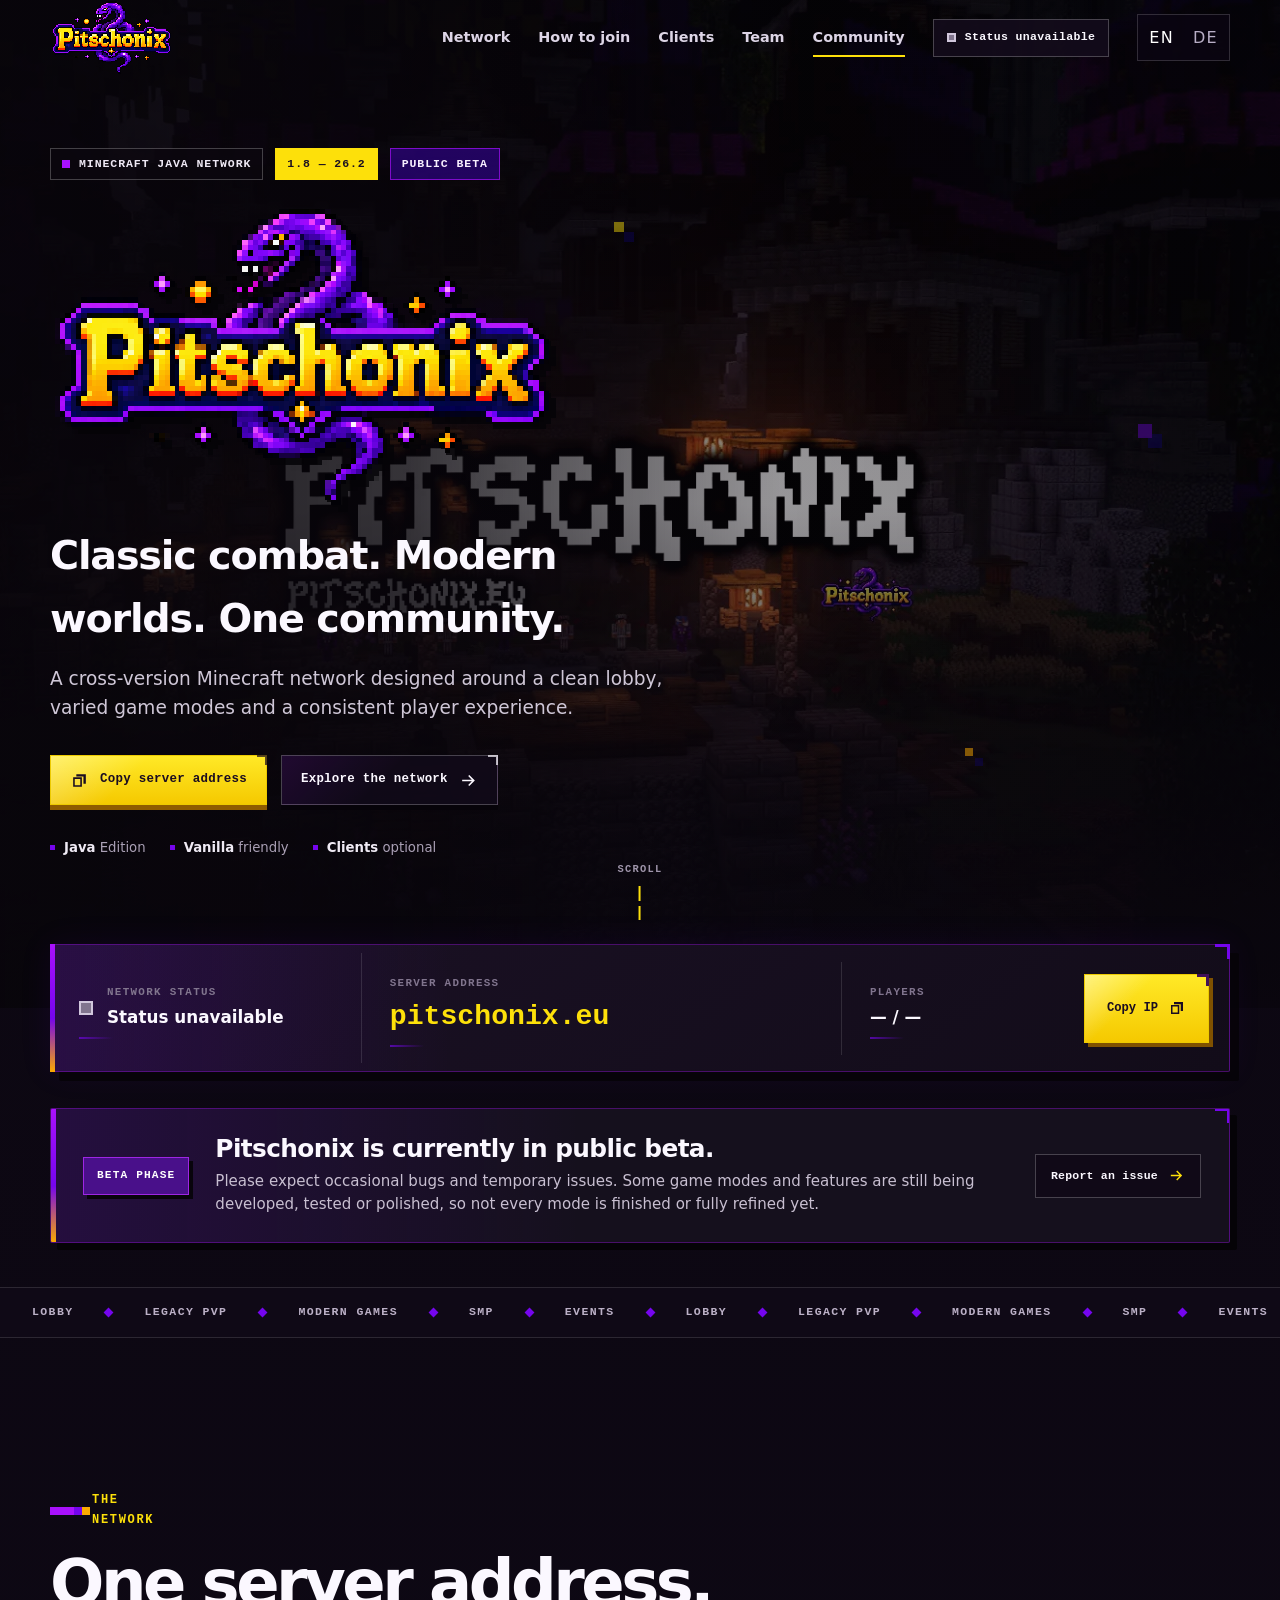
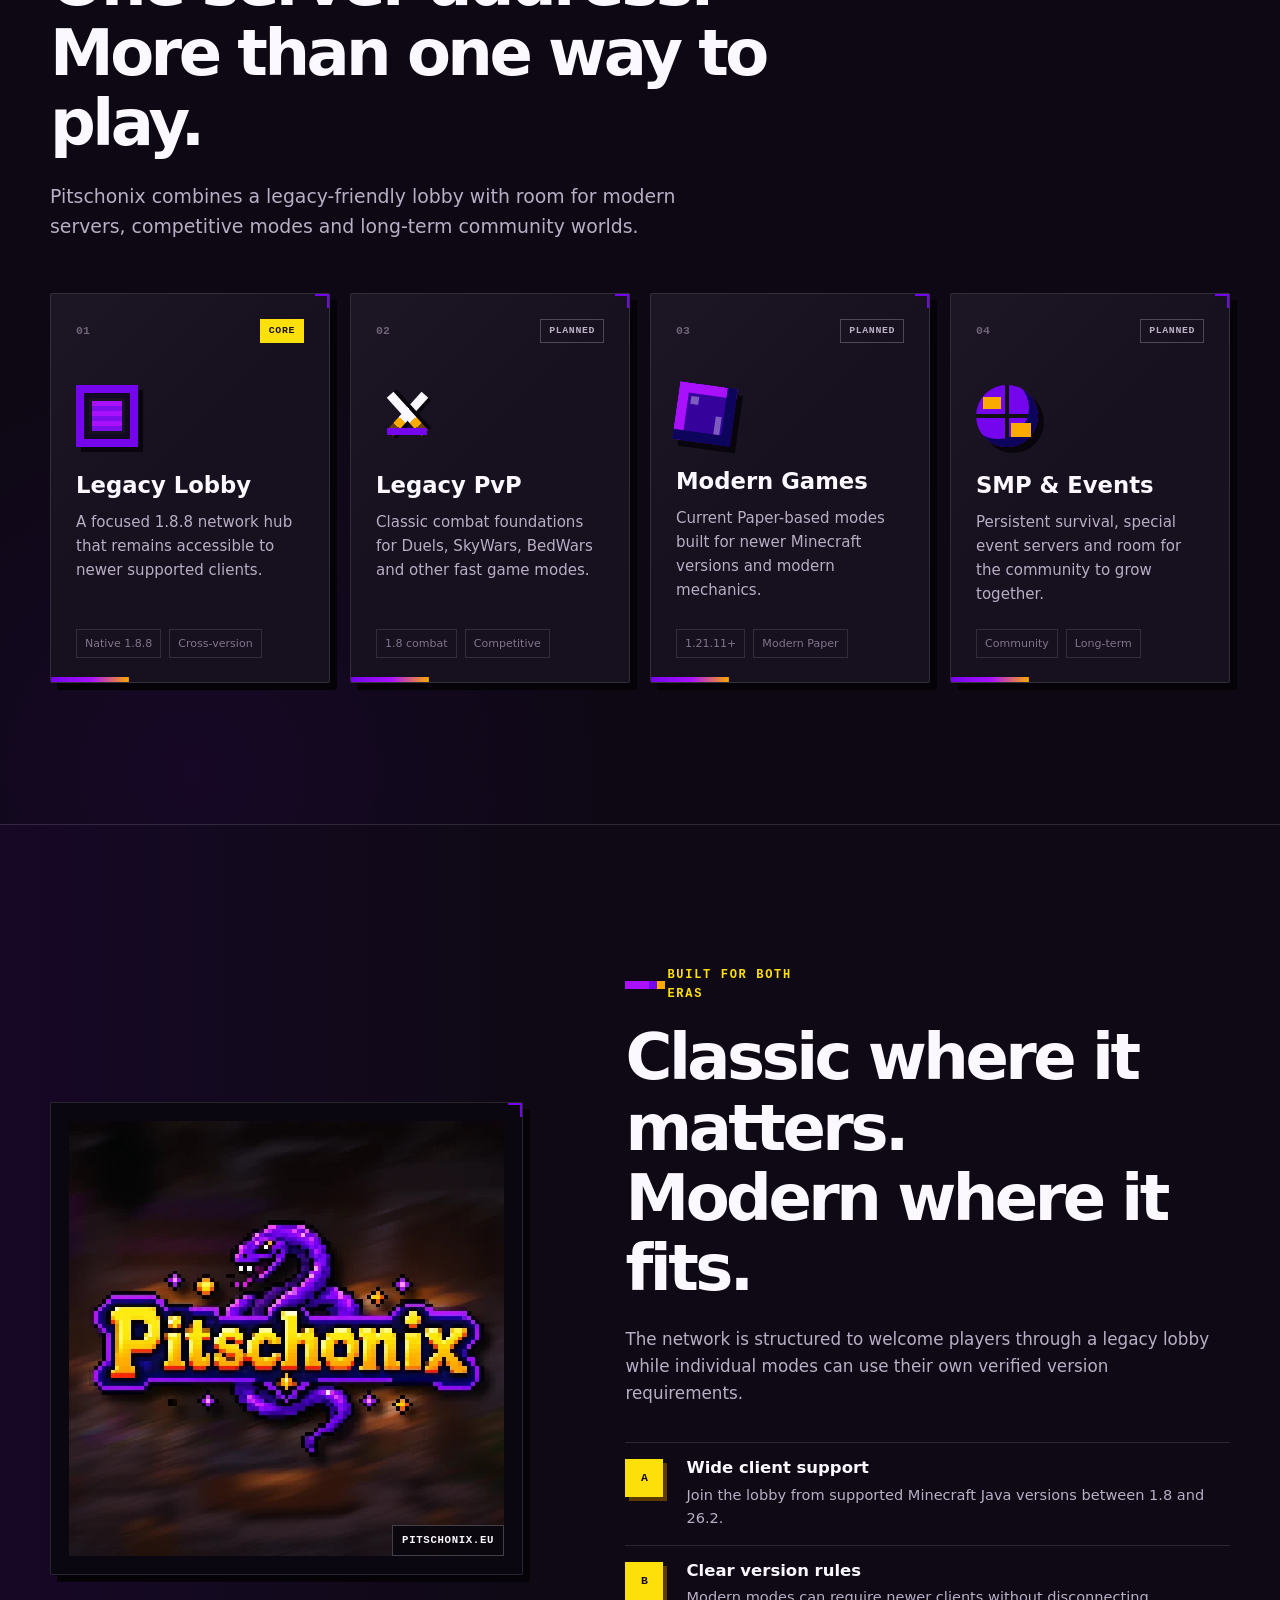
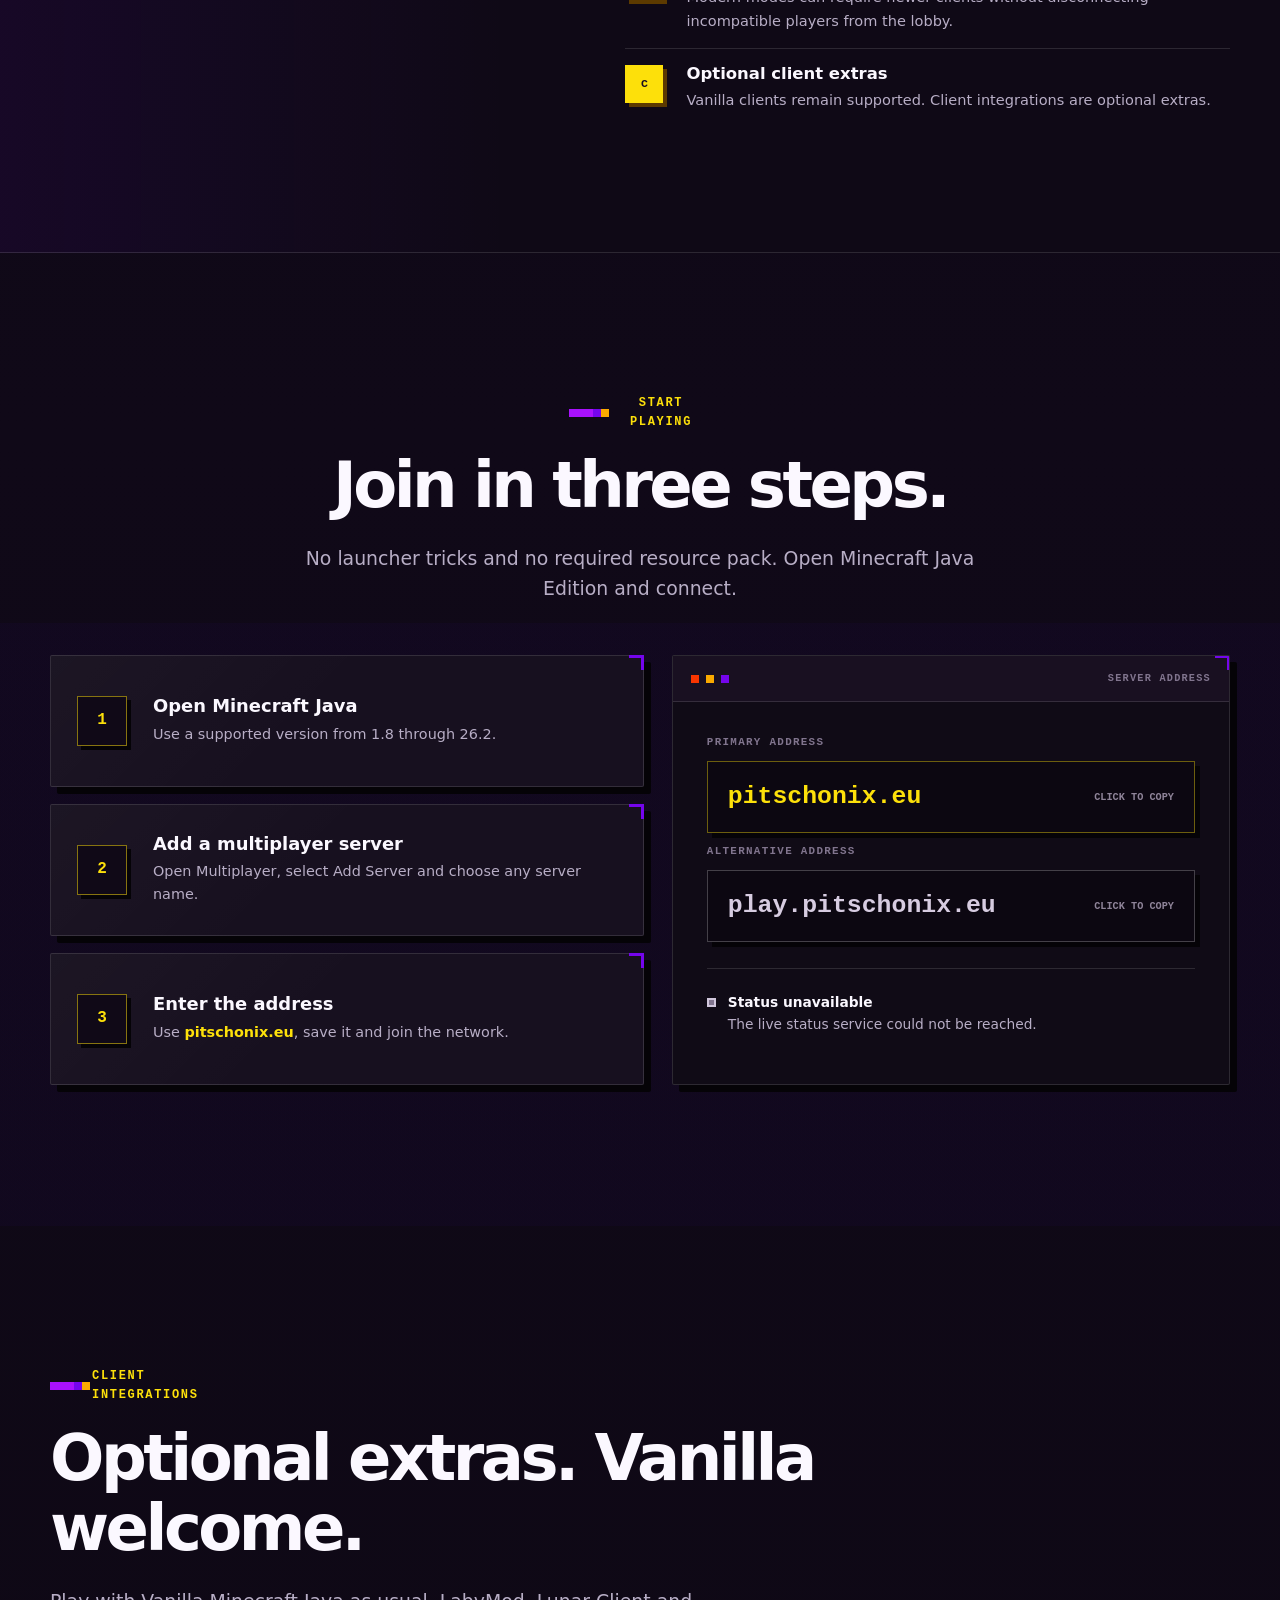
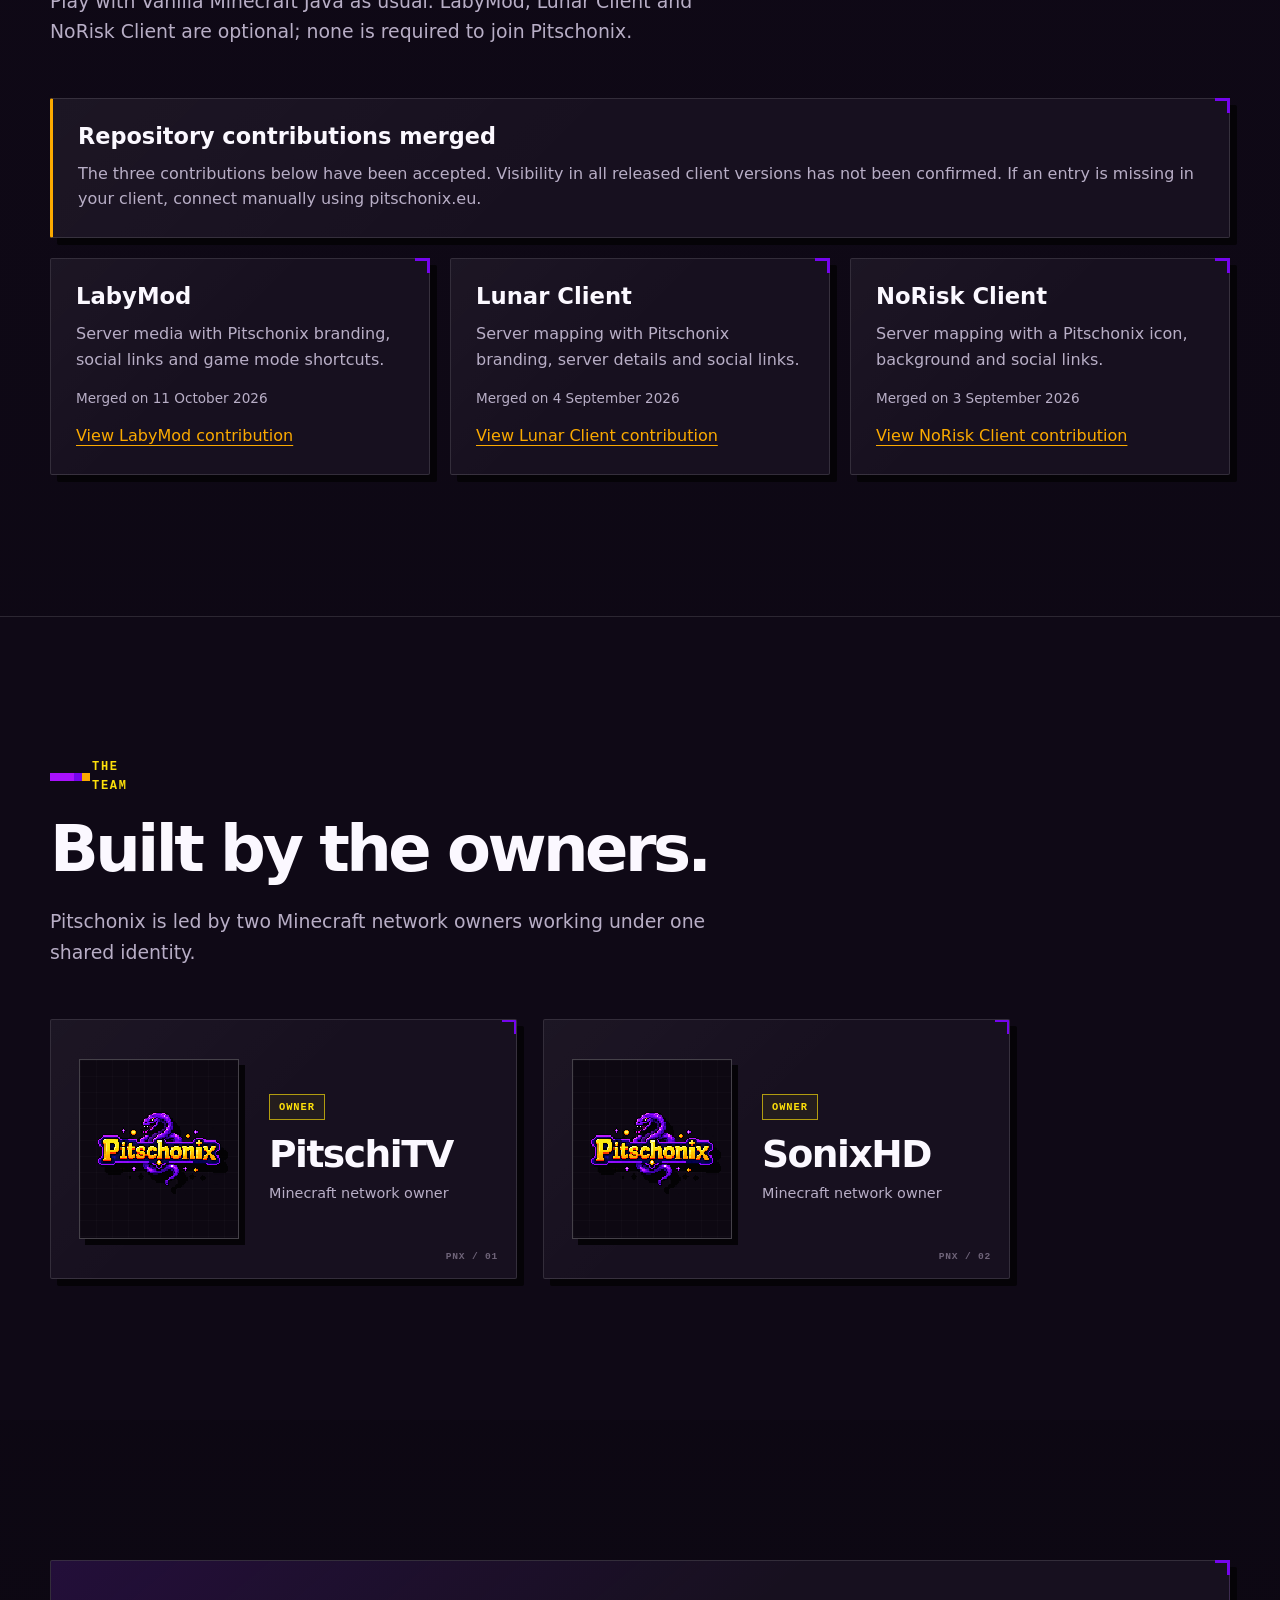
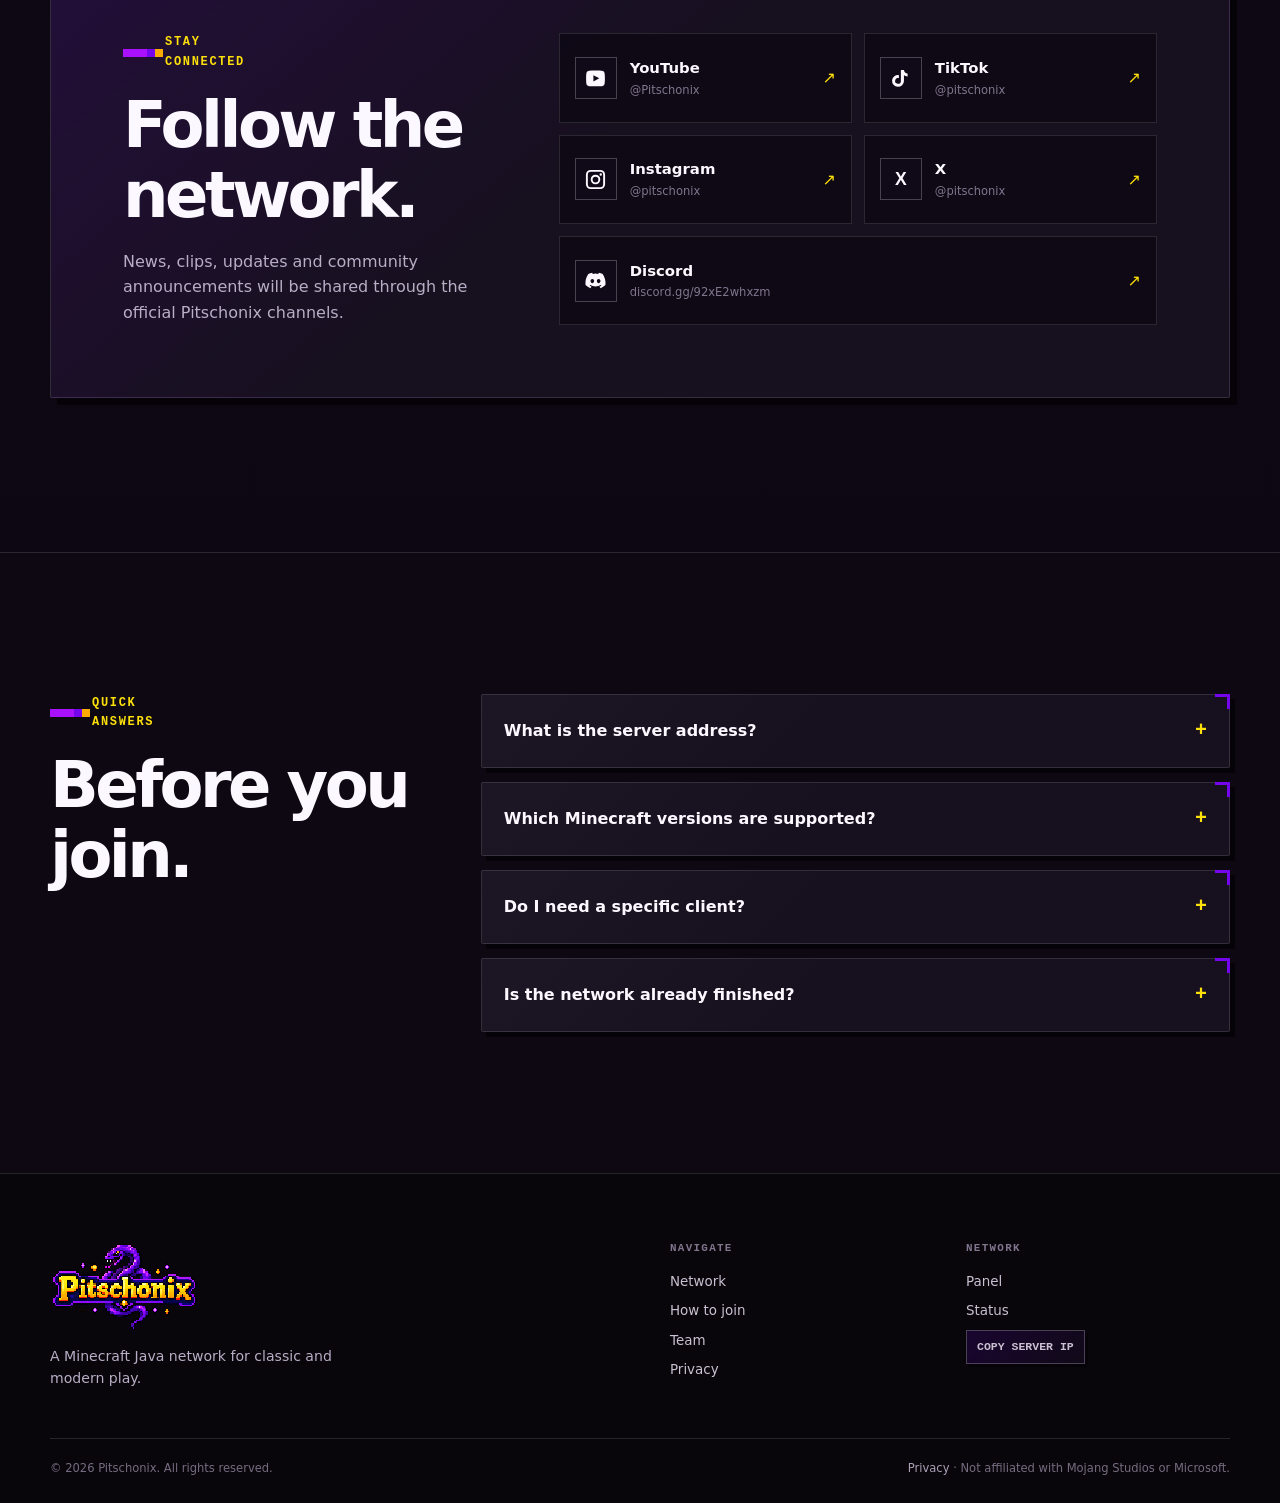
<file: index.html>
<!doctype html>
<html lang="en">
<head>
  <meta charset="utf-8">
  <meta name="viewport" content="width=device-width, initial-scale=1">
  <meta name="theme-color" content="#12091e">
  <meta name="color-scheme" content="dark">
  <meta name="description" content="Pitschonix is a cross-version Minecraft Java network currently in public beta, with classic combat, modern game modes, SMP and community events.">
  <meta property="og:type" content="website">
  <meta property="og:title" content="Pitschonix Minecraft Network">
  <meta property="og:description" content="Join the Pitschonix Minecraft Java network public beta at pitschonix.eu.">
  <meta property="og:image" content="https://pitschonix.eu/assets/img/og-image.jpg">
  <meta property="og:url" content="https://pitschonix.eu/">
  <meta name="twitter:card" content="summary_large_image">
  <title>Pitschonix — Minecraft Network</title>

  <link rel="canonical" href="https://pitschonix.eu/">

  <link rel="icon" type="image/png" sizes="32x32" href="assets/img/favicon-32.png">
  <link rel="icon" type="image/png" sizes="64x64" href="assets/img/favicon-64.png">
  <link rel="apple-touch-icon" href="assets/img/apple-touch-icon.png">
  <link rel="manifest" href="site.webmanifest">
  <link rel="stylesheet" href="assets/css/style.css">
  <script>document.documentElement.classList.add('js');</script>
</head>
<body>
  <a class="skip-link" href="#main-content">Skip to content</a>
  <div class="page-grid" aria-hidden="true"></div>

  <header class="site-header" data-header>
    <nav class="nav shell" aria-label="Main navigation">
      <a class="brand" href="#home" aria-label="Pitschonix home">
        <img src="assets/img/logo-wide.png" width="196" height="118" alt="Pitschonix">
      </a>

      <button class="menu-toggle" type="button" aria-expanded="false" aria-controls="nav-menu" data-menu-toggle>
        <span class="menu-toggle__label">Menu</span>
        <span class="menu-toggle__icon" aria-hidden="true"><i></i><i></i><i></i></span>
      </button>

      <div class="nav-menu" id="nav-menu" data-nav-menu>
        <a href="#network">Network</a>
        <a href="#join">How to join</a>
        <a href="#clients">Clients</a>
        <a href="#team">Team</a>
        <a href="#community">Community</a>
        <a class="nav-console" href="#join" aria-label="Server status and address">
          <span class="status-dot" data-status-dot></span>
          <span data-status-label>Checking server</span>
        </a>
        <div class="language-switch" aria-label="Language">
          <button type="button" data-language="en" aria-label="English">EN</button>
          <button type="button" data-language="de" aria-label="Deutsch">DE</button>
        </div>
      </div>
    </nav>
  </header>

  <main id="main-content">
    <section class="hero" id="home" aria-labelledby="hero-title">
      <picture class="hero__media" aria-hidden="true">
        <source srcset="assets/img/social-banner.webp" type="image/webp">
        <img src="assets/img/social-banner.png" alt="" fetchpriority="high">
      </picture>
      <div class="hero__shade" aria-hidden="true"></div>
      <div class="hero__blocks" aria-hidden="true"><span></span><span></span><span></span><span></span></div>

      <div class="hero__content shell">
        <div class="hero__copy" data-reveal="hero">
          <div class="eyebrow-row">
            <span class="eyebrow"><span class="eyebrow__square" aria-hidden="true"></span>Minecraft Java Network</span>
            <span class="version-chip">1.8 — 26.2</span>
            <span class="beta-chip">Public beta</span>
          </div>

          <img class="hero__logo" src="assets/img/pitschonix-logo-cropped.png" width="488" height="302" alt="Pitschonix">
          <h1 id="hero-title" class="sr-only">Pitschonix Minecraft Network</h1>
          <p class="hero__tagline">Classic combat. Modern worlds. One community.</p>
          <p class="hero__lead">A cross-version Minecraft network designed around a clean lobby, varied game modes and a consistent player experience.</p>

          <div class="hero__actions">
            <button class="button button--primary" type="button" data-copy="pitschonix.eu">
              <svg aria-hidden="true" viewBox="0 0 24 24"><path d="M8 7V4h12v12h-3V7H8Zm-4 1h11v12H4V8Zm2 2v8h7v-8H6Z"/></svg>
              <span>Copy server address</span>
            </button>
            <a class="button button--secondary" href="#network">
              <span>Explore the network</span>
              <svg aria-hidden="true" viewBox="0 0 24 24"><path d="m13 5 7 7-7 7-1.4-1.4 4.6-4.6H4v-2h12.2l-4.6-4.6L13 5Z"/></svg>
            </a>
          </div>

          <div class="hero__meta" aria-label="Network highlights">
            <span><strong>Java</strong> Edition</span>
            <span><strong>Vanilla</strong> friendly</span>
            <span><strong>Clients</strong> optional</span>
          </div>
        </div>
      </div>

      <a class="scroll-cue" href="#quick-connect" aria-label="Scroll to server information">
        <span>Scroll</span><i aria-hidden="true"></i>
      </a>
    </section>

    <section class="quick-connect" id="quick-connect" aria-label="Quick connection information">
      <div class="shell">
        <div class="server-console pixel-panel" data-reveal>
          <div class="server-console__state">
            <span class="status-dot status-dot--large" data-status-dot></span>
            <div>
              <span class="micro-label">Network status</span>
              <strong data-status-label>Checking server</strong>
            </div>
          </div>

          <div class="server-console__address">
            <span class="micro-label">Server address</span>
            <code>pitschonix.eu</code>
          </div>

          <div class="server-console__players">
            <span class="micro-label">Players</span>
            <strong data-player-count>— / —</strong>
          </div>

          <button class="copy-chip" type="button" data-copy="pitschonix.eu">
            <span>Copy IP</span>
            <svg aria-hidden="true" viewBox="0 0 24 24"><path d="M8 7V4h12v12h-3V7H8Zm-4 1h11v12H4V8Zm2 2v8h7v-8H6Z"/></svg>
          </button>
        </div>
      </div>
    </section>

    <section class="beta-notice" aria-labelledby="beta-notice-title">
      <div class="shell">
        <div class="beta-notice__panel pixel-panel" data-reveal>
          <span class="beta-notice__badge">Beta phase</span>
          <div class="beta-notice__copy">
            <h2 id="beta-notice-title">Pitschonix is currently in public beta.</h2>
            <p>Please expect occasional bugs and temporary issues. Some game modes and features are still being developed, tested or polished, so not every mode is finished or fully refined yet.</p>
          </div>
          <a class="beta-notice__link" href="https://discord.gg/92xE2whxzm" target="_blank" rel="noopener noreferrer" aria-label="Report a beta issue in the Pitschonix Discord">
            <span>Report an issue</span>
            <svg aria-hidden="true" viewBox="0 0 24 24"><path d="m13 5 7 7-7 7-1.4-1.4 4.6-4.6H4v-2h12.2l-4.6-4.6L13 5Z"/></svg>
          </a>
        </div>
      </div>
    </section>

    <div class="mode-ticker" aria-label="Network game modes">
      <div class="mode-ticker__track">
        <span>Lobby</span><i></i><span>Legacy PvP</span><i></i><span>Modern Games</span><i></i><span>SMP</span><i></i><span>Events</span><i></i>
        <span aria-hidden="true">Lobby</span><i aria-hidden="true"></i><span aria-hidden="true">Legacy PvP</span><i aria-hidden="true"></i><span aria-hidden="true">Modern Games</span><i aria-hidden="true"></i><span aria-hidden="true">SMP</span><i aria-hidden="true"></i><span aria-hidden="true">Events</span><i aria-hidden="true"></i>
      </div>
    </div>

    <section class="section network-section" id="network" aria-labelledby="network-title">
      <div class="shell">
        <header class="section-heading" data-reveal>
          <span class="section-kicker">The network</span>
          <h2 id="network-title">One server address.<br>More than one way to play.</h2>
          <p>Pitschonix combines a legacy-friendly lobby with room for modern servers, competitive modes and long-term community worlds.</p>
        </header>

        <div class="mode-grid">
          <article class="mode-card pixel-panel" data-reveal data-tilt>
            <div class="mode-card__top">
              <span class="mode-card__number">01</span>
              <span class="mode-card__status mode-card__status--core">Core</span>
            </div>
            <div class="pixel-icon pixel-icon--portal" aria-hidden="true"><i></i><i></i><i></i></div>
            <h3>Legacy Lobby</h3>
            <p>A focused 1.8.8 network hub that remains accessible to newer supported clients.</p>
            <div class="mode-card__meta"><span>Native 1.8.8</span><span>Cross-version</span></div>
          </article>

          <article class="mode-card pixel-panel" data-reveal data-tilt>
            <div class="mode-card__top">
              <span class="mode-card__number">02</span>
              <span class="mode-card__status">Planned</span>
            </div>
            <div class="pixel-icon pixel-icon--swords" aria-hidden="true"><i></i><i></i><i></i></div>
            <h3>Legacy PvP</h3>
            <p>Classic combat foundations for Duels, SkyWars, BedWars and other fast game modes.</p>
            <div class="mode-card__meta"><span>1.8 combat</span><span>Competitive</span></div>
          </article>

          <article class="mode-card pixel-panel" data-reveal data-tilt>
            <div class="mode-card__top">
              <span class="mode-card__number">03</span>
              <span class="mode-card__status">Planned</span>
            </div>
            <div class="pixel-icon pixel-icon--cube" aria-hidden="true"><i></i><i></i><i></i></div>
            <h3>Modern Games</h3>
            <p>Current Paper-based modes built for newer Minecraft versions and modern mechanics.</p>
            <div class="mode-card__meta"><span>1.21.11+</span><span>Modern Paper</span></div>
          </article>

          <article class="mode-card pixel-panel" data-reveal data-tilt>
            <div class="mode-card__top">
              <span class="mode-card__number">04</span>
              <span class="mode-card__status">Planned</span>
            </div>
            <div class="pixel-icon pixel-icon--world" aria-hidden="true"><i></i><i></i><i></i></div>
            <h3>SMP &amp; Events</h3>
            <p>Persistent survival, special event servers and room for the community to grow together.</p>
            <div class="mode-card__meta"><span>Community</span><span>Long-term</span></div>
          </article>
        </div>
      </div>
    </section>

    <section class="section identity-section" aria-labelledby="identity-title">
      <div class="shell identity-grid">
        <div class="identity-art pixel-panel" data-reveal>
          <picture>
            <source srcset="assets/img/social-logo.webp" type="image/webp">
            <img src="assets/img/social-logo.png" width="512" height="512" loading="lazy" alt="Purple Pitschonix snake logo in pixel art">
          </picture>
          <span class="identity-art__tag">Pitschonix.eu</span>
        </div>

        <div class="identity-copy" data-reveal>
          <span class="section-kicker">Built for both eras</span>
          <h2 id="identity-title">Classic where it matters.<br>Modern where it fits.</h2>
          <p>The network is structured to welcome players through a legacy lobby while individual modes can use their own verified version requirements.</p>

          <div class="principle-list">
            <div class="principle">
              <span class="principle__mark">A</span>
              <div><h3>Wide client support</h3><p>Join the lobby from supported Minecraft Java versions between 1.8 and 26.2.</p></div>
            </div>
            <div class="principle">
              <span class="principle__mark">B</span>
              <div><h3>Clear version rules</h3><p>Modern modes can require newer clients without disconnecting incompatible players from the lobby.</p></div>
            </div>
            <div class="principle">
              <span class="principle__mark">C</span>
              <div><h3>Optional client extras</h3><p>Vanilla clients remain supported. Client integrations are optional extras.</p></div>
            </div>
          </div>
        </div>
      </div>
    </section>

    <section class="section join-section" id="join" aria-labelledby="join-title">
      <div class="shell">
        <header class="section-heading section-heading--center" data-reveal>
          <span class="section-kicker">Start playing</span>
          <h2 id="join-title">Join in three steps.</h2>
          <p>No launcher tricks and no required resource pack. Open Minecraft Java Edition and connect.</p>
        </header>

        <div class="join-layout">
          <ol class="join-steps">
            <li class="pixel-panel" data-reveal>
              <span class="join-step__number">1</span>
              <div><h3>Open Minecraft Java</h3><p>Use a supported version from 1.8 through 26.2.</p></div>
            </li>
            <li class="pixel-panel" data-reveal>
              <span class="join-step__number">2</span>
              <div><h3>Add a multiplayer server</h3><p>Open Multiplayer, select Add Server and choose any server name.</p></div>
            </li>
            <li class="pixel-panel" data-reveal>
              <span class="join-step__number">3</span>
              <div><h3>Enter the address</h3><p>Use <strong>pitschonix.eu</strong>, save it and join the network.</p></div>
            </li>
          </ol>

          <div class="join-terminal pixel-panel" data-reveal>
            <div class="join-terminal__bar"><span></span><span></span><span></span><strong>SERVER ADDRESS</strong></div>
            <div class="join-terminal__body">
              <span class="micro-label">Primary address</span>
              <button class="address-line" type="button" data-copy="pitschonix.eu">
                <code>pitschonix.eu</code>
                <span>Click to copy</span>
              </button>

              <span class="micro-label">Alternative address</span>
              <button class="address-line address-line--secondary" type="button" data-copy="play.pitschonix.eu">
                <code>play.pitschonix.eu</code>
                <span>Click to copy</span>
              </button>

              <div class="join-terminal__note">
                <span class="status-dot" data-status-dot></span>
                <p><strong data-status-label>Checking server</strong><br><span data-status-detail>Live status updates automatically.</span></p>
              </div>
            </div>
          </div>
        </div>
      </div>
    </section>

    <section class="section clients-section" id="clients" aria-labelledby="clients-title">
      <div class="shell">
        <header class="section-heading" data-reveal>
          <span class="section-kicker">Client integrations</span>
          <h2 id="clients-title">Optional extras. Vanilla welcome.</h2>
          <p>Play with Vanilla Minecraft Java as usual. LabyMod, Lunar Client and NoRisk Client are optional; none is required to join Pitschonix.</p>
        </header>
        <div class="clients-notice pixel-panel" data-reveal>
          <h3>Repository contributions merged</h3>
          <p>The three contributions below have been accepted. Visibility in all released client versions has not been confirmed. If an entry is missing in your client, connect manually using pitschonix.eu.</p>
        </div>
        <div class="clients-grid">
          <article class="client-card pixel-panel" data-reveal>
            <h3>LabyMod</h3>
            <p>Server media with Pitschonix branding, social links and game mode shortcuts.</p>
            <p class="client-card__date">Merged on 11 October 2026</p>
            <a href="https://github.com/LabyMod/server-media/pull/2583" target="_blank" rel="noopener noreferrer">View LabyMod contribution</a>
          </article>
          <article class="client-card pixel-panel" data-reveal>
            <h3>Lunar Client</h3>
            <p>Server mapping with Pitschonix branding, server details and social links.</p>
            <p class="client-card__date">Merged on 4 September 2026</p>
            <a href="https://github.com/LunarClient/ServerMappings/pull/5731" target="_blank" rel="noopener noreferrer">View Lunar Client contribution</a>
          </article>
          <article class="client-card pixel-panel" data-reveal>
            <h3>NoRisk Client</h3>
            <p>Server mapping with a Pitschonix icon, background and social links.</p>
            <p class="client-card__date">Merged on 3 September 2026</p>
            <a href="https://github.com/NoRiskClient/nrc-server-mappings/pull/241" target="_blank" rel="noopener noreferrer">View NoRisk Client contribution</a>
          </article>
        </div>
      </div>
    </section>

    <section class="section team-section" id="team" aria-labelledby="team-title">
      <div class="shell">
        <header class="section-heading" data-reveal>
          <span class="section-kicker">The team</span>
          <h2 id="team-title">Built by the owners.</h2>
          <p>Pitschonix is led by two Minecraft network owners working under one shared identity.</p>
        </header>

        <div class="team-grid">
          <article class="team-card pixel-panel" data-reveal data-tilt>
            <div class="team-card__avatar-wrap">
              <div class="team-card__avatar-grid" aria-hidden="true"></div>
              <img class="team-card__avatar" src="https://mc-heads.net/head/PitschiTV/320.png" data-fallback="assets/img/logo-square.png" width="320" height="320" loading="lazy" referrerpolicy="no-referrer" alt="Minecraft skin head of PitschiTV">
            </div>
            <div class="team-card__body">
              <span class="rank-tag">Owner</span>
              <h3>PitschiTV</h3>
              <p>Minecraft network owner</p>
            </div>
            <span class="team-card__corner" aria-hidden="true">PNX / 01</span>
          </article>

          <article class="team-card pixel-panel" data-reveal data-tilt>
            <div class="team-card__avatar-wrap">
              <div class="team-card__avatar-grid" aria-hidden="true"></div>
              <img class="team-card__avatar" src="https://mc-heads.net/head/SonixHD/320.png" data-fallback="assets/img/logo-square.png" width="320" height="320" loading="lazy" referrerpolicy="no-referrer" alt="Minecraft skin head of SonixHD">
            </div>
            <div class="team-card__body">
              <span class="rank-tag">Owner</span>
              <h3>SonixHD</h3>
              <p>Minecraft network owner</p>
            </div>
            <span class="team-card__corner" aria-hidden="true">PNX / 02</span>
          </article>
        </div>
      </div>
    </section>

    <section class="section community-section" id="community" aria-labelledby="community-title">
      <div class="shell community-panel pixel-panel" data-reveal>
        <div class="community-copy">
          <span class="section-kicker">Stay connected</span>
          <h2 id="community-title">Follow the network.</h2>
          <p>News, clips, updates and community announcements will be shared through the official Pitschonix channels.</p>
        </div>

        <div class="social-grid" aria-label="Pitschonix social media">
          <a class="social-button" href="https://www.youtube.com/@Pitschonix" data-social="youtube" target="_blank" rel="noopener noreferrer" aria-label="Pitschonix on YouTube">
            <span class="social-button__icon" aria-hidden="true"><svg viewBox="0 0 24 24"><path d="M21.6 7.2s-.2-1.7-.9-2.4c-.9-.9-1.9-.9-2.4-1C15 3.6 12 3.6 12 3.6s-3 0-6.3.2c-.5.1-1.5.1-2.4 1-.7.7-.9 2.4-.9 2.4S2.2 9.1 2.2 11v1.8c0 1.9.2 3.8.2 3.8s.2 1.7.9 2.4c.9.9 2.1.9 2.7 1 2 .2 6 .2 6 .2s3 0 6.3-.2c.5-.1 1.5-.1 2.4-1 .7-.7.9-2.4.9-2.4s.2-1.9.2-3.8V11c0-1.9-.2-3.8-.2-3.8ZM9.8 15.1V8.5l6.2 3.3-6.2 3.3Z"/></svg></span>
            <span><strong>YouTube</strong><small>@Pitschonix</small></span>
            <i aria-hidden="true">↗</i>
          </a>

          <a class="social-button" href="https://www.tiktok.com/@pitschonix" data-social="tiktok" target="_blank" rel="noopener noreferrer" aria-label="Pitschonix on TikTok">
            <span class="social-button__icon" aria-hidden="true"><svg viewBox="0 0 24 24"><path d="M15.6 3c.3 2.2 1.6 3.5 3.8 3.7v3.1c-1.3.1-2.5-.3-3.8-1.1v5.8a6.2 6.2 0 1 1-5.3-6.1v3.2a3 3 0 1 0 2.1 2.9V3h3.2Z"/></svg></span>
            <span><strong>TikTok</strong><small>@pitschonix</small></span>
            <i aria-hidden="true">↗</i>
          </a>

          <a class="social-button" href="https://www.instagram.com/pitschonix/" data-social="instagram" target="_blank" rel="noopener noreferrer" aria-label="Pitschonix on Instagram">
            <span class="social-button__icon" aria-hidden="true"><svg viewBox="0 0 24 24"><path d="M7 2h10a5 5 0 0 1 5 5v10a5 5 0 0 1-5 5H7a5 5 0 0 1-5-5V7a5 5 0 0 1 5-5Zm0 2a3 3 0 0 0-3 3v10a3 3 0 0 0 3 3h10a3 3 0 0 0 3-3V7a3 3 0 0 0-3-3H7Zm10.5 1.5a1.25 1.25 0 1 1 0 2.5 1.25 1.25 0 0 1 0-2.5ZM12 7a5 5 0 1 1 0 10 5 5 0 0 1 0-10Zm0 2a3 3 0 1 0 0 6 3 3 0 0 0 0-6Z"/></svg></span>
            <span><strong>Instagram</strong><small>@pitschonix</small></span>
            <i aria-hidden="true">↗</i>
          </a>

          <a class="social-button" href="https://x.com/pitschonix" data-social="x" target="_blank" rel="noopener noreferrer" aria-label="Pitschonix on X">
            <span class="social-button__icon social-button__icon--x" aria-hidden="true">X</span>
            <span><strong>X</strong><small>@pitschonix</small></span>
            <i aria-hidden="true">↗</i>
          </a>

          <a class="social-button social-button--discord" href="https://discord.gg/92xE2whxzm" data-social="discord" target="_blank" rel="noopener noreferrer" aria-label="Join the Pitschonix Discord">
            <span class="social-button__icon" aria-hidden="true"><svg viewBox="0 0 24 24"><path d="M19.5 5.3A16 16 0 0 0 15.4 4l-.5 1.1a14 14 0 0 0-5.8 0L8.6 4a16 16 0 0 0-4.1 1.3C1.9 9.2 1.2 13 1.6 16.8A16.8 16.8 0 0 0 6.7 20l1.2-1.7c-.7-.3-1.4-.7-2-1.2l.5-.4a11.7 11.7 0 0 0 11.2 0l.5.4c-.6.5-1.3.9-2 1.2l1.2 1.7a16.8 16.8 0 0 0 5.1-3.2c.5-4.4-.8-8.1-2.9-11.5ZM8.7 14.8c-1 0-1.9-1-1.9-2.2s.8-2.2 1.9-2.2c1 0 1.9 1 1.9 2.2s-.9 2.2-1.9 2.2Zm6.6 0c-1 0-1.9-1-1.9-2.2s.8-2.2 1.9-2.2c1 0 1.9 1 1.9 2.2s-.9 2.2-1.9 2.2Z"/></svg></span>
            <span><strong>Discord</strong><small>discord.gg/92xE2whxzm</small></span>
            <i aria-hidden="true">↗</i>
          </a>
        </div>
      </div>
    </section>

    <section class="section faq-section" aria-labelledby="faq-title">
      <div class="shell faq-layout">
        <header class="section-heading" data-reveal>
          <span class="section-kicker">Quick answers</span>
          <h2 id="faq-title">Before you join.</h2>
        </header>

        <div class="faq-list">
          <details class="pixel-panel" data-reveal>
            <summary>What is the server address?<span aria-hidden="true">+</span></summary>
            <p>Use <strong>pitschonix.eu</strong>. The alternative address <strong>play.pitschonix.eu</strong> connects to the same network.</p>
          </details>
          <details class="pixel-panel" data-reveal>
            <summary>Which Minecraft versions are supported?<span aria-hidden="true">+</span></summary>
            <p>The network target is Minecraft Java Edition 1.8 through 26.2. Individual modern modes may require Minecraft 1.21.11 or newer.</p>
          </details>
          <details class="pixel-panel" data-reveal>
            <summary>Do I need a specific client?<span aria-hidden="true">+</span></summary>
            <p>No. Vanilla Minecraft Java remains supported. LabyMod, Lunar Client and NoRisk Client integrations are optional. Their repository contributions have been merged; visibility in all released client versions is not confirmed.</p>
          </details>
          <details class="pixel-panel" data-reveal>
            <summary>Is the network already finished?<span aria-hidden="true">+</span></summary>
            <p>Not yet. Pitschonix is currently in public beta. Bugs and temporary issues may occur, and some game modes or features are still unfinished, unavailable or being polished.</p>
          </details>
        </div>
      </div>
    </section>
  </main>

  <footer class="site-footer">
    <div class="shell footer-grid">
      <div class="footer-brand">
        <img src="assets/img/logo-wide.png" width="196" height="118" loading="lazy" alt="Pitschonix">
        <p>A Minecraft Java network for classic and modern play.</p>
      </div>

      <div class="footer-links">
        <div><span class="micro-label">Navigate</span><a href="#network">Network</a><a href="#join">How to join</a><a href="#team">Team</a><a href="privacy.html">Privacy</a></div>
        <div><span class="micro-label">Network</span><a href="https://panel.pitschonix.eu" data-config-link="panel" rel="noopener">Panel</a><a href="https://status.pitschonix.eu" data-config-link="status" rel="noopener">Status</a><button type="button" data-copy="pitschonix.eu">Copy server IP</button></div>
      </div>
    </div>

    <div class="shell footer-bottom">
      <span>© <span data-year></span> Pitschonix. All rights reserved.</span>
      <span><a href="privacy.html">Privacy</a> · Not affiliated with Mojang Studios or Microsoft.</span>
    </div>
  </footer>

  <div class="toast" role="status" aria-live="polite" aria-atomic="true" data-toast>
    <span class="toast__mark" aria-hidden="true">✓</span>
    <span data-toast-text>Server address copied.</span>
  </div>

  <noscript><div class="noscript">JavaScript is disabled. You can still join with <strong>pitschonix.eu</strong>.</div></noscript>

  <script src="assets/js/config.js"></script>
  <script src="assets/js/i18n.js"></script>
  <script src="assets/js/main.js" defer></script>
</body>
</html>
</file>
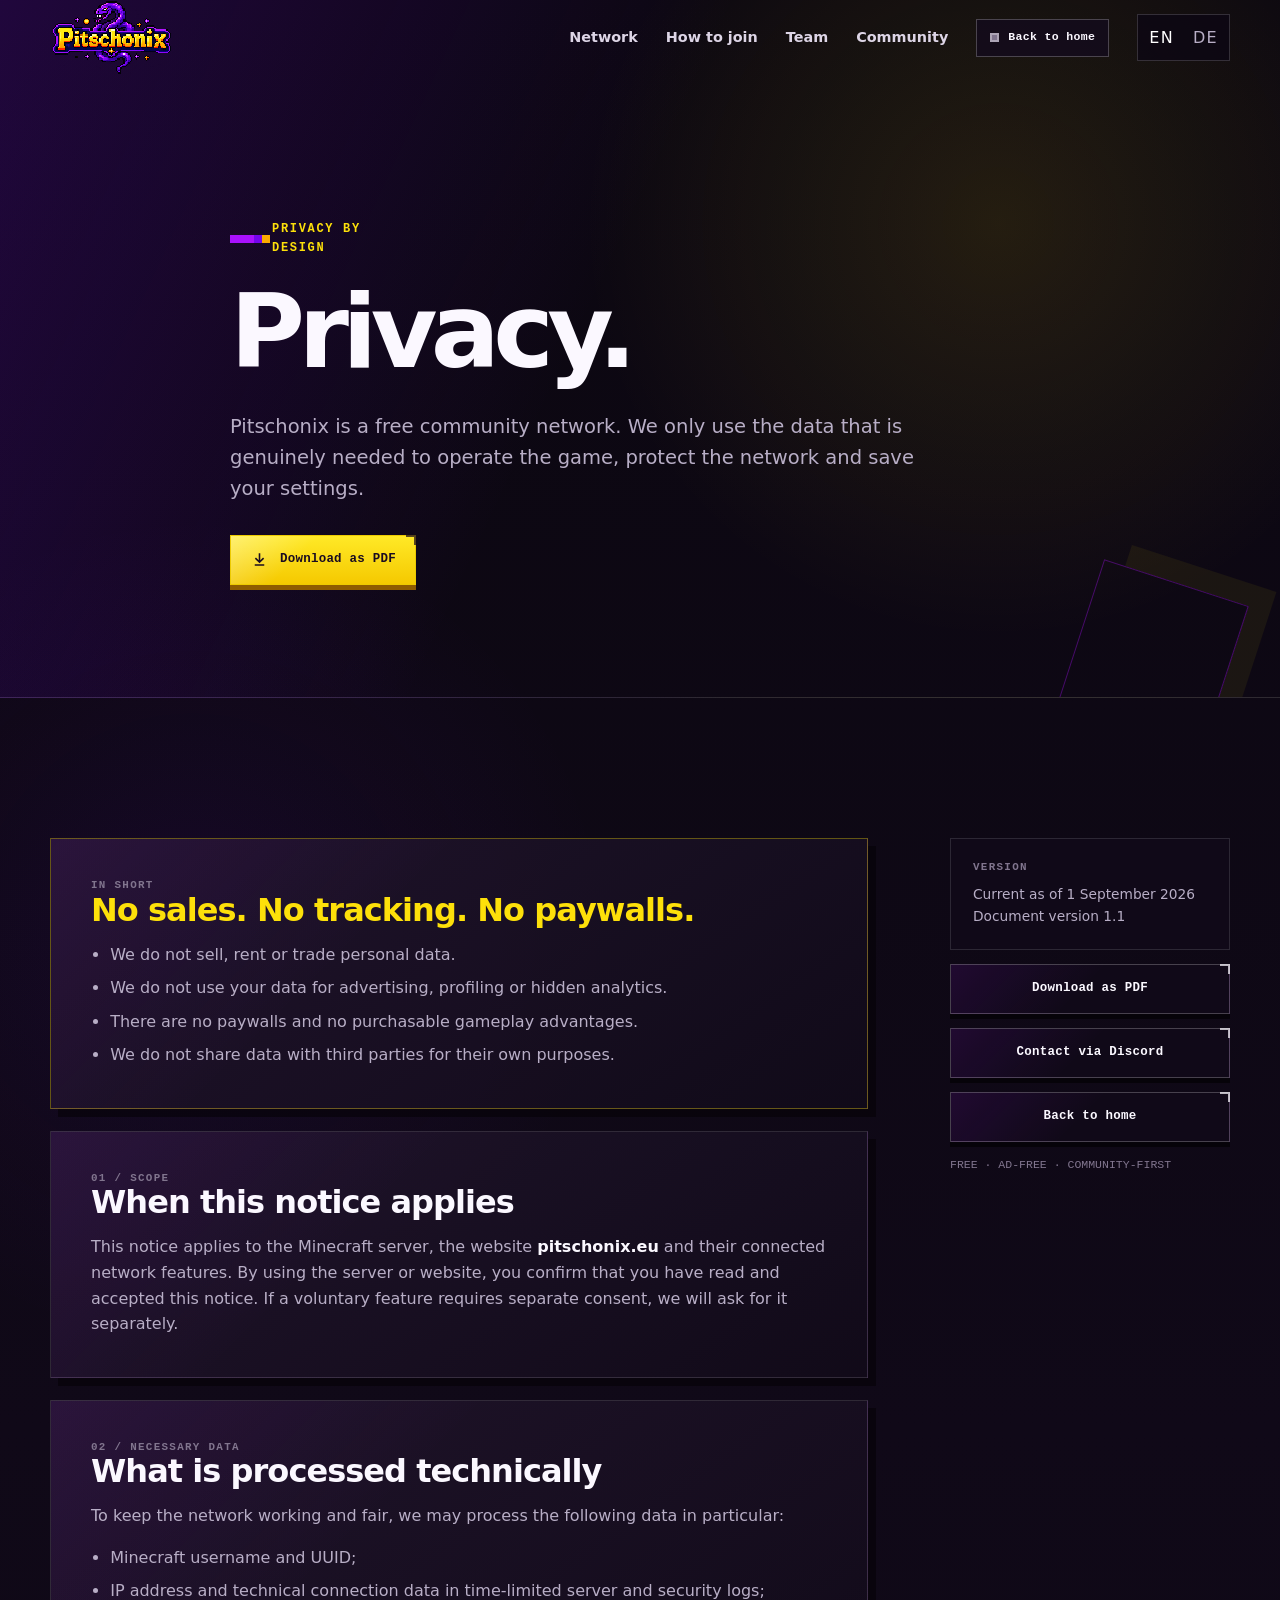
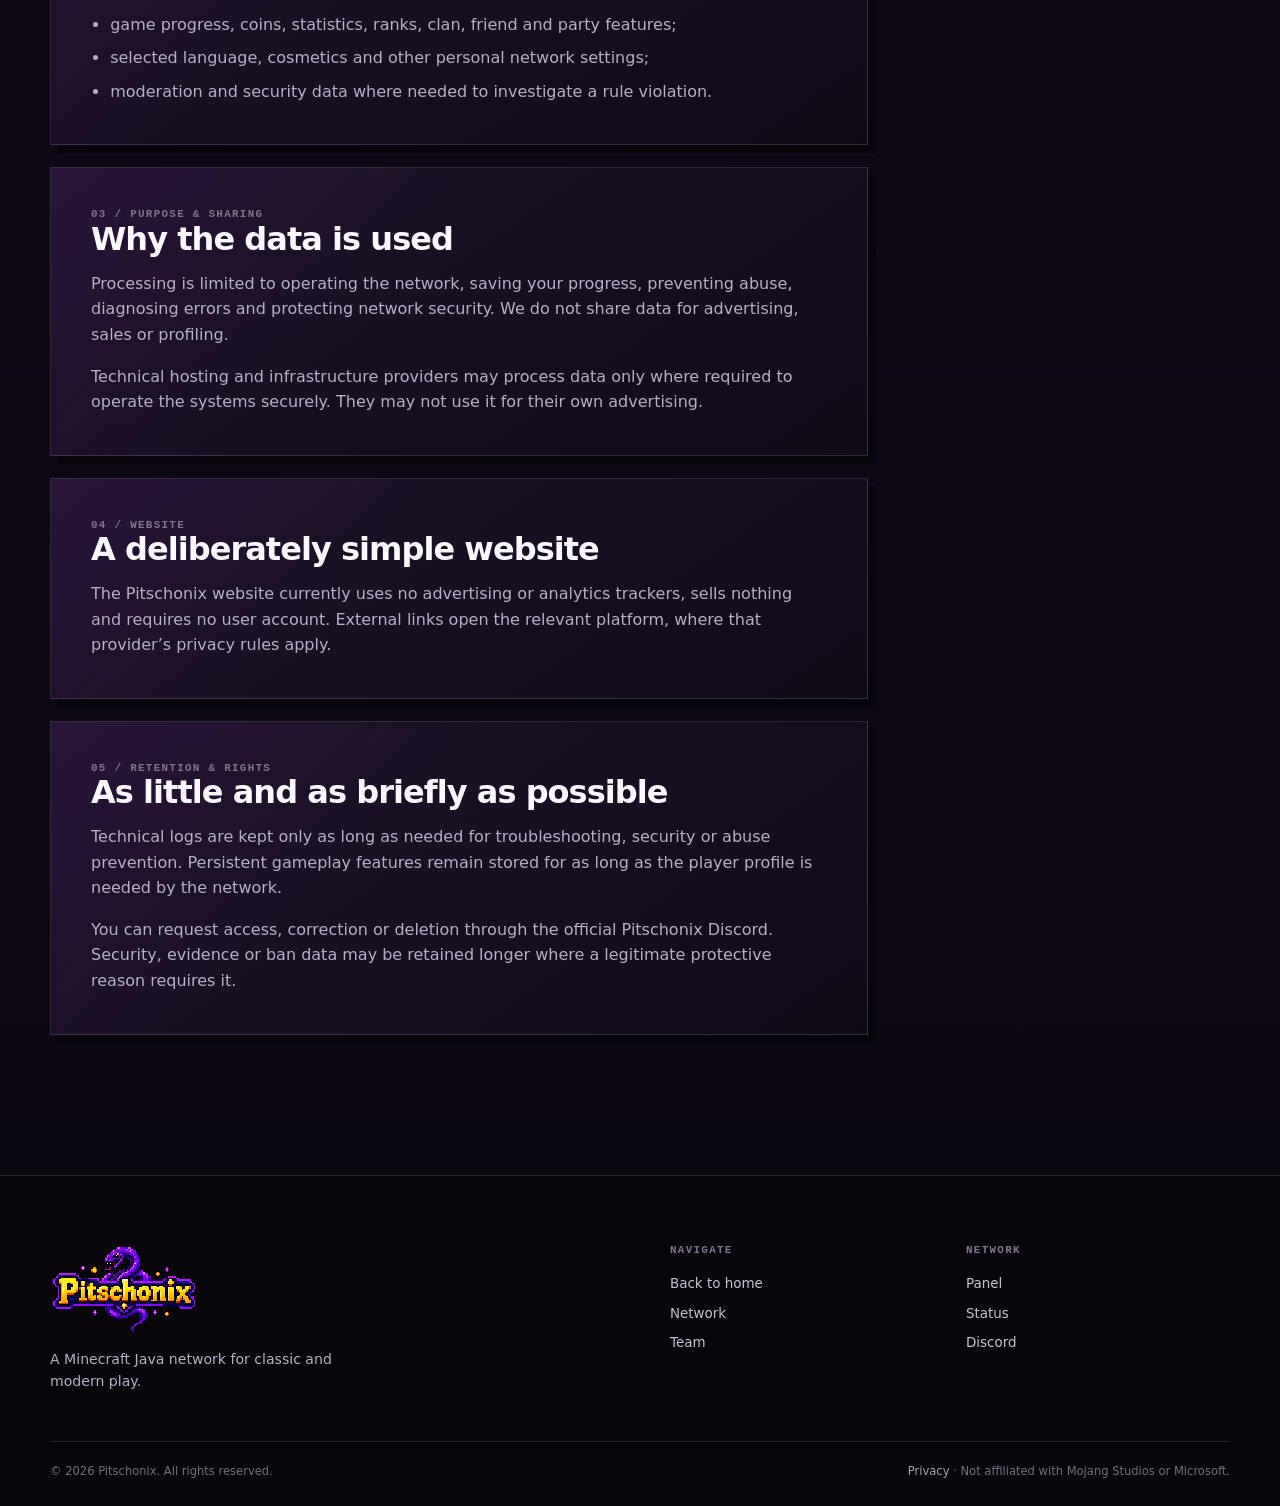
<file: privacy.html>
<!doctype html>
<html lang="en">
<head>
  <meta charset="utf-8">
  <meta name="viewport" content="width=device-width, initial-scale=1">
  <meta name="theme-color" content="#12091e">
  <meta name="color-scheme" content="dark">
  <meta name="description" content="Privacy notice for the Pitschonix Minecraft network and website.">
  <meta property="og:type" content="website">
  <meta property="og:title" content="Privacy — Pitschonix">
  <meta property="og:description" content="How Pitschonix handles necessary network and gameplay data.">
  <meta property="og:image" content="https://pitschonix.eu/assets/img/og-image.jpg">
  <meta property="og:url" content="https://pitschonix.eu/privacy.html">
  <title>Privacy — Pitschonix</title>
  <link rel="canonical" href="https://pitschonix.eu/privacy.html">
  <link rel="icon" type="image/png" sizes="32x32" href="assets/img/favicon-32.png">
  <link rel="icon" type="image/png" sizes="64x64" href="assets/img/favicon-64.png">
  <link rel="apple-touch-icon" href="assets/img/apple-touch-icon.png">
  <link rel="manifest" href="site.webmanifest">
  <link rel="stylesheet" href="assets/css/style.css">
  <script>document.documentElement.classList.add('js');</script>
</head>
<body>
  <a class="skip-link" href="#main-content">Skip to content</a>
  <div class="page-grid" aria-hidden="true"></div>

  <header class="site-header" data-header>
    <nav class="nav shell" aria-label="Main navigation">
      <a class="brand" href="index.html" aria-label="Pitschonix home">
        <img src="assets/img/logo-wide.png" width="196" height="118" alt="Pitschonix">
      </a>
      <button class="menu-toggle" type="button" aria-expanded="false" aria-controls="nav-menu" data-menu-toggle>
        <span class="menu-toggle__label">Menu</span>
        <span class="menu-toggle__icon" aria-hidden="true"><i></i><i></i><i></i></span>
      </button>
      <div class="nav-menu" id="nav-menu" data-nav-menu>
        <a href="index.html#network">Network</a>
        <a href="index.html#join">How to join</a>
        <a href="index.html#team">Team</a>
        <a href="index.html#community">Community</a>
        <a class="nav-console" href="index.html"><span class="status-dot"></span><span>Back to home</span></a>
        <div class="language-switch" aria-label="Language">
          <button type="button" data-language="en" aria-label="English">EN</button>
          <button type="button" data-language="de" aria-label="Deutsch">DE</button>
        </div>
      </div>
    </nav>
  </header>

  <main id="main-content">
    <section class="privacy-hero">
      <div class="shell privacy-hero__copy" data-reveal="hero">
        <span class="section-kicker">Privacy by design</span>
        <h1>Privacy.</h1>
        <p>Pitschonix is a free community network. We only use the data that is genuinely needed to operate the game, protect the network and save your settings.</p>
        <a class="button button--primary" href="downloads/pitschonix-datenschutz.pdf" download>
          <svg aria-hidden="true" viewBox="0 0 24 24"><path d="M11 4h2v9l3.5-3.5 1.4 1.4-5.9 5.9-5.9-5.9 1.4-1.4L11 13V4Zm-5 14h12v2H6v-2Z"/></svg>
          <span>Download as PDF</span>
        </a>
      </div>
    </section>

    <section class="section">
      <div class="shell privacy-layout">
        <div class="privacy-content">
          <article class="privacy-card privacy-summary" data-reveal>
            <span class="micro-label">In short</span>
            <h2>No sales. No tracking. No paywalls.</h2>
            <ul>
              <li>We do not sell, rent or trade personal data.</li>
              <li>We do not use your data for advertising, profiling or hidden analytics.</li>
              <li>There are no paywalls and no purchasable gameplay advantages.</li>
              <li>We do not share data with third parties for their own purposes.</li>
            </ul>
          </article>

          <article class="privacy-card" data-reveal>
            <span class="micro-label">01 / Scope</span>
            <h2>When this notice applies</h2>
            <p>This notice applies to the Minecraft server, the website <strong>pitschonix.eu</strong> and their connected network features. By using the server or website, you confirm that you have read and accepted this notice. If a voluntary feature requires separate consent, we will ask for it separately.</p>
          </article>

          <article class="privacy-card" data-reveal>
            <span class="micro-label">02 / Necessary data</span>
            <h2>What is processed technically</h2>
            <p>To keep the network working and fair, we may process the following data in particular:</p>
            <ul>
              <li>Minecraft username and UUID;</li>
              <li>IP address and technical connection data in time-limited server and security logs;</li>
              <li>game progress, coins, statistics, ranks, clan, friend and party features;</li>
              <li>selected language, cosmetics and other personal network settings;</li>
              <li>moderation and security data where needed to investigate a rule violation.</li>
            </ul>
          </article>

          <article class="privacy-card" data-reveal>
            <span class="micro-label">03 / Purpose &amp; sharing</span>
            <h2>Why the data is used</h2>
            <p>Processing is limited to operating the network, saving your progress, preventing abuse, diagnosing errors and protecting network security. We do not share data for advertising, sales or profiling.</p>
            <p>Technical hosting and infrastructure providers may process data only where required to operate the systems securely. They may not use it for their own advertising.</p>
          </article>

          <article class="privacy-card" data-reveal>
            <span class="micro-label">04 / Website</span>
            <h2>A deliberately simple website</h2>
            <p>The Pitschonix website currently uses no advertising or analytics trackers, sells nothing and requires no user account. External links open the relevant platform, where that provider’s privacy rules apply.</p>
          </article>

          <article class="privacy-card" data-reveal>
            <span class="micro-label">05 / Retention &amp; rights</span>
            <h2>As little and as briefly as possible</h2>
            <p>Technical logs are kept only as long as needed for troubleshooting, security or abuse prevention. Persistent gameplay features remain stored for as long as the player profile is needed by the network.</p>
            <p>You can request access, correction or deletion through the official Pitschonix Discord. Security, evidence or ban data may be retained longer where a legitimate protective reason requires it.</p>
          </article>

        </div>

        <aside class="privacy-aside" aria-label="Document information">
          <div class="privacy-aside__panel">
            <span class="micro-label">Version</span>
            <p>Current as of 1 September 2026<br>Document version 1.1</p>
          </div>
          <a class="button button--secondary" href="downloads/pitschonix-datenschutz.pdf" download>Download as PDF</a>
          <a class="button button--secondary" href="https://discord.gg/92xE2whxzm" rel="noopener">Contact via Discord</a>
          <a class="button button--secondary" href="index.html">Back to home</a>
          <span class="privacy-meta">free · ad-free · community-first</span>
        </aside>
      </div>
    </section>
  </main>

  <footer class="site-footer">
    <div class="shell footer-grid">
      <div class="footer-brand"><img src="assets/img/logo-wide.png" width="196" height="118" loading="lazy" alt="Pitschonix"><p>A Minecraft Java network for classic and modern play.</p></div>
      <div class="footer-links">
        <div><span class="micro-label">Navigate</span><a href="index.html">Back to home</a><a href="index.html#network">Network</a><a href="index.html#team">Team</a></div>
        <div><span class="micro-label">Network</span><a href="https://panel.pitschonix.eu" rel="noopener">Panel</a><a href="https://status.pitschonix.eu" rel="noopener">Status</a><a href="https://discord.gg/92xE2whxzm" rel="noopener">Discord</a></div>
      </div>
    </div>
    <div class="shell footer-bottom"><span>© <span data-year></span> Pitschonix. All rights reserved.</span><span><a href="privacy.html">Privacy</a> · Not affiliated with Mojang Studios or Microsoft.</span></div>
  </footer>
  <script src="assets/js/config.js"></script>
  <script src="assets/js/i18n.js"></script>
  <script src="assets/js/main.js"></script>
</body>
</html>
</file>
<file: assets/css/style.css>
:root {
  --bg: #0b0710;
  --bg-soft: #110a19;
  --surface: #17101f;
  --surface-2: #21152d;
  --surface-3: #2b1b3a;
  --ink: #fbf8ff;
  --muted: #b8aec6;
  --muted-2: #81758e;
  --line: rgba(255, 255, 255, 0.12);
  --line-strong: rgba(255, 255, 255, 0.23);
  --purple-dark: #35029c;
  --purple-deep: #0d045b;
  --purple: #7505ed;
  --magenta: #a911fd;
  --gold: #fbaa00;
  --yellow: #fde00a;
  --orange: #f93500;
  --green: #75d47b;
  --red: #ff6a63;
  --shadow: #050307;
  --shell: 1180px;
  --header-height: 76px;
  --radius: 2px;
  --ease: cubic-bezier(.2, .8, .2, 1);
}

* {
  box-sizing: border-box;
}

html {
  scroll-behavior: smooth;
  scroll-padding-top: calc(var(--header-height) + 24px);
  background: var(--bg);
}

body {
  margin: 0;
  min-width: 320px;
  color: var(--ink);
  background:
    radial-gradient(circle at 15% 30%, rgba(117, 5, 237, 0.08), transparent 26rem),
    linear-gradient(180deg, #0b0710 0%, #100918 46%, #0b0710 100%);
  font-family: Inter, ui-sans-serif, system-ui, -apple-system, BlinkMacSystemFont, "Segoe UI", sans-serif;
  font-size: 16px;
  line-height: 1.6;
  overflow-x: hidden;
}

body.menu-open {
  overflow: hidden;
}

::selection {
  color: #170b20;
  background: var(--yellow);
}

img,
svg {
  display: block;
}

img {
  max-width: 100%;
}

button,
a {
  -webkit-tap-highlight-color: transparent;
}

button,
input,
textarea,
select {
  font: inherit;
}

button {
  color: inherit;
}

button,
a {
  outline-offset: 4px;
}

:focus-visible {
  outline: 2px solid var(--yellow);
}

a {
  color: inherit;
  text-decoration: none;
}

h1,
h2,
h3,
p {
  margin-top: 0;
}

h1,
h2,
h3 {
  line-height: 1.1;
}

h2 {
  margin-bottom: 22px;
  font-size: clamp(2.25rem, 5vw, 4.75rem);
  letter-spacing: -0.055em;
}

h3 {
  margin-bottom: 12px;
  font-size: 1.4rem;
}

p {
  color: var(--muted);
}

code,
.micro-label,
.section-kicker,
.version-chip,
.beta-chip,
.beta-notice__badge,
.beta-notice__link,
.eyebrow,
.rank-tag,
.mode-card__status,
.mode-card__number,
.join-step__number,
.team-card__corner,
.mode-ticker,
.nav-console,
.copy-chip,
.button,
.address-line span {
  font-family: ui-monospace, SFMono-Regular, Menlo, Monaco, Consolas, "Liberation Mono", monospace;
}

.sr-only {
  position: absolute !important;
  width: 1px !important;
  height: 1px !important;
  padding: 0 !important;
  margin: -1px !important;
  overflow: hidden !important;
  clip: rect(0, 0, 0, 0) !important;
  white-space: nowrap !important;
  border: 0 !important;
}

.skip-link {
  position: fixed;
  z-index: 9999;
  left: 18px;
  top: 18px;
  padding: 10px 14px;
  color: #110914;
  background: var(--yellow);
  font-weight: 800;
  transform: translateY(-180%);
  transition: transform 180ms ease;
}

.skip-link:focus {
  transform: translateY(0);
}

.page-grid {
  position: fixed;
  z-index: -1;
  inset: 0;
  pointer-events: none;
  opacity: 0.17;
  background-image:
    linear-gradient(rgba(255, 255, 255, 0.03) 1px, transparent 1px),
    linear-gradient(90deg, rgba(255, 255, 255, 0.03) 1px, transparent 1px);
  background-size: 32px 32px;
  mask-image: linear-gradient(to bottom, transparent 0, black 16%, black 84%, transparent 100%);
}

.shell {
  width: min(calc(100% - 40px), var(--shell));
  margin-inline: auto;
}

.section {
  position: relative;
  padding: clamp(92px, 11vw, 150px) 0;
}

.section-heading {
  max-width: 790px;
  margin-bottom: 52px;
}

.section-heading > p {
  max-width: 680px;
  margin-bottom: 0;
  font-size: clamp(1rem, 1.8vw, 1.18rem);
}

.section-heading--center {
  margin-inline: auto;
  text-align: center;
}

.section-heading--center > p {
  margin-inline: auto;
}

.section-kicker {
  display: inline-flex;
  align-items: center;
  gap: 10px;
  margin-bottom: 18px;
  color: var(--yellow);
  font-size: 0.75rem;
  font-weight: 800;
  letter-spacing: 0.14em;
  text-transform: uppercase;
}

.section-kicker::before {
  content: "";
  flex: 0 0 24px;
  width: 8px;
  height: 8px;
  margin-right: 8px;
  background: var(--magenta);
  box-shadow: 8px 0 0 var(--purple), 16px 0 0 var(--gold);
}

.micro-label {
  display: block;
  color: var(--muted-2);
  font-size: 0.68rem;
  font-weight: 800;
  letter-spacing: 0.12em;
  line-height: 1.2;
  text-transform: uppercase;
}

.pixel-panel {
  position: relative;
  border: 1px solid var(--line);
  border-radius: var(--radius);
  background:
    linear-gradient(135deg, rgba(255, 255, 255, 0.025), transparent 45%),
    var(--surface);
  box-shadow: 7px 7px 0 var(--shadow);
}

.pixel-panel::after {
  content: "";
  position: absolute;
  pointer-events: none;
  top: -1px;
  right: -1px;
  width: 12px;
  height: 12px;
  border-top: 3px solid var(--purple);
  border-right: 3px solid var(--purple);
}

/* Header */
.site-header {
  position: fixed;
  z-index: 1000;
  inset: 0 0 auto;
  height: var(--header-height);
  border-bottom: 1px solid transparent;
  transition: background-color 240ms ease, border-color 240ms ease, height 240ms ease;
}

.site-header.is-scrolled {
  border-color: var(--line);
  background: rgba(10, 6, 14, 0.91);
  backdrop-filter: blur(14px);
}

.nav {
  display: flex;
  align-items: center;
  justify-content: space-between;
  height: 100%;
}

.brand {
  position: relative;
  z-index: 2;
  display: inline-flex;
  align-items: center;
  height: 58px;
}

.brand img {
  width: 124px;
  height: auto;
  image-rendering: pixelated;
  transition: transform 200ms var(--ease);
}

.brand:hover img {
  transform: translateY(-2px);
}

.nav-menu {
  display: flex;
  align-items: center;
  gap: 28px;
}

.nav-menu > a:not(.nav-console) {
  position: relative;
  color: #ddd5e6;
  font-size: 0.9rem;
  font-weight: 700;
}

.nav-menu > a:not(.nav-console)::after {
  content: "";
  position: absolute;
  left: 0;
  right: 100%;
  bottom: -8px;
  height: 2px;
  background: var(--yellow);
  transition: right 180ms var(--ease);
}

.nav-menu > a:not(.nav-console):hover::after,
.nav-menu > a:not(.nav-console).is-active::after {
  right: 0;
}

.nav-console {
  display: inline-flex;
  align-items: center;
  gap: 9px;
  min-height: 38px;
  padding: 0 13px;
  border: 1px solid var(--line-strong);
  color: var(--ink);
  background: rgba(20, 12, 28, 0.88);
  font-size: 0.72rem;
  font-weight: 800;
  letter-spacing: 0.03em;
  transition: transform 180ms var(--ease), border-color 180ms ease, background 180ms ease;
}

.nav-console:hover {
  transform: translateY(-2px);
  border-color: rgba(253, 224, 10, 0.6);
  background: var(--surface-2);
}

.status-dot {
  display: inline-block;
  flex: 0 0 auto;
  width: 9px;
  height: 9px;
  border: 2px solid rgba(255, 255, 255, 0.35);
  background: var(--muted-2);
}

.status-dot--large {
  width: 14px;
  height: 14px;
}

.status-dot[data-state="online"] {
  border-color: #a9efae;
  background: var(--green);
  animation: statusPulse 2.2s steps(2, end) infinite;
}

.status-dot[data-state="offline"] {
  border-color: #ffaaa6;
  background: var(--red);
}

.status-dot[data-state="unknown"] {
  border-color: #d1c7dc;
  background: var(--muted-2);
}

.menu-toggle {
  display: none;
  align-items: center;
  gap: 11px;
  border: 0;
  padding: 10px 0 10px 12px;
  background: transparent;
  cursor: pointer;
}

.menu-toggle__label {
  color: var(--muted);
  font-size: 0.78rem;
  font-weight: 800;
  text-transform: uppercase;
  letter-spacing: 0.08em;
}

.menu-toggle__icon {
  display: grid;
  gap: 4px;
  width: 22px;
}

.menu-toggle__icon i {
  display: block;
  height: 2px;
  background: var(--ink);
  transition: transform 180ms ease, opacity 180ms ease;
}

.menu-toggle[aria-expanded="true"] .menu-toggle__icon i:nth-child(1) {
  transform: translateY(6px) rotate(45deg);
}

.menu-toggle[aria-expanded="true"] .menu-toggle__icon i:nth-child(2) {
  opacity: 0;
}

.menu-toggle[aria-expanded="true"] .menu-toggle__icon i:nth-child(3) {
  transform: translateY(-6px) rotate(-45deg);
}

/* Hero */
.hero {
  position: relative;
  display: grid;
  align-items: center;
  min-height: max(780px, 96svh);
  overflow: hidden;
  isolation: isolate;
}

.hero__media,
.hero__media img,
.hero__shade {
  position: absolute;
  inset: 0;
  width: 100%;
  height: 100%;
}

.hero__media {
  z-index: -3;
}

.hero__media img {
  object-fit: cover;
  object-position: 58% center;
  filter: saturate(0.9) contrast(1.05);
  transform: scale(1.035);
  animation: heroDrift 18s ease-in-out infinite alternate;
}

.hero__shade {
  z-index: -2;
  background:
    linear-gradient(90deg, rgba(8, 5, 11, 0.93) 0%, rgba(8, 5, 11, 0.78) 32%, rgba(8, 5, 11, 0.32) 61%, rgba(8, 5, 11, 0.38) 100%),
    linear-gradient(180deg, rgba(8, 5, 11, 0.24) 0%, rgba(8, 5, 11, 0.15) 50%, var(--bg) 100%);
}

.hero__blocks {
  position: absolute;
  z-index: -1;
  inset: 0;
  pointer-events: none;
}

.hero__blocks span {
  position: absolute;
  display: block;
  background: rgba(169, 17, 253, 0.26);
  box-shadow: 10px 10px 0 rgba(13, 4, 91, 0.44);
}

.hero__blocks span:nth-child(1) {
  width: 18px;
  height: 18px;
  left: 7%;
  top: 30%;
  animation: blockFloat 6s steps(6, end) infinite;
}

.hero__blocks span:nth-child(2) {
  width: 10px;
  height: 10px;
  left: 48%;
  top: 22%;
  background: rgba(253, 224, 10, 0.46);
  animation: blockFloat 7s steps(7, end) 1s infinite reverse;
}

.hero__blocks span:nth-child(3) {
  width: 14px;
  height: 14px;
  right: 10%;
  top: 42%;
  background: rgba(117, 5, 237, 0.36);
  animation: blockFloat 8s steps(8, end) 0.5s infinite;
}

.hero__blocks span:nth-child(4) {
  width: 8px;
  height: 8px;
  right: 24%;
  bottom: 25%;
  background: rgba(251, 170, 0, 0.5);
  animation: blockFloat 5s steps(5, end) infinite reverse;
}

.hero__content {
  position: relative;
  z-index: 2;
  padding-top: calc(var(--header-height) + 72px);
  padding-bottom: 150px;
}

.hero__copy {
  max-width: 670px;
}

.eyebrow-row {
  display: flex;
  flex-wrap: wrap;
  align-items: center;
  gap: 12px;
  margin-bottom: 16px;
}

.eyebrow,
.version-chip {
  display: inline-flex;
  align-items: center;
  min-height: 32px;
  border: 1px solid var(--line-strong);
  padding: 0 11px;
  font-size: 0.72rem;
  font-weight: 800;
  letter-spacing: 0.08em;
  text-transform: uppercase;
}

.eyebrow {
  gap: 9px;
  color: #eee8f4;
  background: rgba(12, 7, 16, 0.62);
}

.eyebrow__square {
  width: 8px;
  height: 8px;
  background: var(--magenta);
}

.version-chip {
  color: #1c1121;
  border-color: var(--yellow);
  background: var(--yellow);
}

.beta-chip {
  display: inline-flex;
  align-items: center;
  min-height: 32px;
  border: 1px solid rgba(169, 17, 253, 0.68);
  padding: 0 11px;
  color: #f7efff;
  background: rgba(53, 2, 156, 0.58);
  font-size: 0.72rem;
  font-weight: 900;
  letter-spacing: 0.08em;
  text-transform: uppercase;
}

.hero__logo {
  width: min(520px, 86vw);
  height: auto;
  margin: 8px 0 6px -8px;
  image-rendering: pixelated;
  filter: drop-shadow(7px 7px 0 rgba(5, 3, 7, 0.86));
}

.hero__tagline {
  margin-bottom: 13px;
  color: var(--ink);
  font-size: clamp(1.55rem, 3.1vw, 2.65rem);
  font-weight: 850;
  letter-spacing: -0.03em;
}

.hero__lead {
  max-width: 620px;
  margin-bottom: 32px;
  color: #cfc7d7;
  font-size: clamp(1rem, 1.7vw, 1.16rem);
}

.hero__actions {
  display: flex;
  flex-wrap: wrap;
  gap: 14px;
  margin-bottom: 32px;
}

.button {
  position: relative;
  display: inline-flex;
  align-items: center;
  justify-content: center;
  gap: 11px;
  min-height: 50px;
  border: 1px solid transparent;
  padding: 0 19px;
  font-size: 0.78rem;
  font-weight: 900;
  letter-spacing: 0.02em;
  cursor: pointer;
  transition: transform 160ms var(--ease), box-shadow 160ms var(--ease), border-color 160ms ease, background 160ms ease;
}

.button::after {
  content: "";
  position: absolute;
  top: -1px;
  right: -1px;
  width: 8px;
  height: 8px;
  border-top: 2px solid currentColor;
  border-right: 2px solid currentColor;
  opacity: 0.72;
}

.button svg {
  width: 19px;
  height: 19px;
  fill: currentColor;
}

.button--primary {
  color: #1a0c21;
  border-color: #edca00;
  background:
    linear-gradient(135deg, rgba(255, 255, 255, 0.34), transparent 38%),
    linear-gradient(180deg, #ffe927, #f5c900);
  box-shadow: 0 5px 0 #8f5c00;
}

.button--primary:hover {
  transform: translateY(-2px);
  box-shadow: 0 7px 0 #8f5c00;
}

.button--primary:active {
  transform: translateY(3px);
  box-shadow: 0 2px 0 #8f5c00;
}

.button--secondary {
  color: var(--ink);
  border-color: var(--line-strong);
  background:
    linear-gradient(135deg, rgba(169, 17, 253, 0.11), transparent 48%),
    rgba(17, 10, 25, 0.86);
  box-shadow: 0 5px 0 #060309;
}

.button--secondary:hover {
  transform: translateY(-2px);
  border-color: rgba(169, 17, 253, 0.65);
  background: var(--surface-2);
  box-shadow: 0 7px 0 #060309;
}

.button--secondary:active {
  transform: translateY(3px);
  box-shadow: 0 2px 0 #060309;
}

.hero__meta {
  display: flex;
  flex-wrap: wrap;
  gap: 12px 24px;
  color: #aaa0b5;
  font-size: 0.83rem;
}

.hero__meta span {
  position: relative;
  padding-left: 14px;
}

.hero__meta span::before {
  content: "";
  position: absolute;
  left: 0;
  top: 0.56em;
  width: 5px;
  height: 5px;
  background: var(--purple);
}

.hero__meta strong {
  color: #efeaf4;
}

.scroll-cue {
  position: absolute;
  z-index: 3;
  left: 50%;
  bottom: 88px;
  display: grid;
  justify-items: center;
  gap: 9px;
  color: #9f95aa;
  font-family: ui-monospace, monospace;
  font-size: 0.65rem;
  font-weight: 700;
  letter-spacing: 0.12em;
  text-transform: uppercase;
  transform: translateX(-50%);
}

.scroll-cue i {
  width: 2px;
  height: 34px;
  background: linear-gradient(to bottom, var(--yellow) 0 45%, transparent 45% 58%, var(--yellow) 58% 100%);
  animation: scrollCue 1.8s steps(4, end) infinite;
}

/* Quick connect */
.quick-connect {
  position: relative;
  z-index: 10;
  margin-top: -64px;
}

.server-console {
  display: grid;
  grid-template-columns: 1fr minmax(250px, 1.55fr) 0.72fr auto;
  align-items: center;
  min-height: 128px;
  overflow: visible;
  border-color: rgba(169, 17, 253, 0.34);
  background:
    linear-gradient(90deg, rgba(117, 5, 237, 0.16), transparent 34%),
    linear-gradient(145deg, #1b1125, #120c19);
  box-shadow: 9px 9px 0 rgba(5, 3, 7, 0.82), 0 0 34px rgba(117, 5, 237, 0.08);
}

.server-console::before {
  content: "";
  position: absolute;
  inset: -1px auto -1px -1px;
  width: 5px;
  background: linear-gradient(180deg, var(--magenta), var(--purple) 58%, var(--gold));
}

.server-console > * {
  min-width: 0;
  padding: 24px 28px;
}

.server-console > * + * {
  border-left: 1px solid var(--line);
}

.server-console__state {
  display: flex;
  align-items: center;
  gap: 14px;
}

.server-console__state strong,
.server-console__players strong {
  display: block;
  margin-top: 5px;
  font-size: 1.05rem;
}

.server-console__address code {
  display: block;
  margin-top: 4px;
  overflow: hidden;
  color: var(--yellow);
  font-size: clamp(1.25rem, 2.2vw, 1.8rem);
  font-weight: 900;
  text-overflow: ellipsis;
  white-space: nowrap;
}

.copy-chip {
  position: relative;
  align-self: center;
  display: inline-flex;
  align-items: center;
  justify-content: center;
  gap: 10px;
  min-height: 58px;
  margin: 18px 20px;
  border: 1px solid #edca00;
  padding-inline: 22px;
  color: #1a0c21;
  background:
    linear-gradient(135deg, rgba(255, 255, 255, 0.42), transparent 38%),
    linear-gradient(180deg, #ffe927, #f5c900);
  box-shadow: 4px 4px 0 #7f5100;
  font-size: 0.76rem;
  font-weight: 900;
  white-space: nowrap;
  cursor: pointer;
  transition: background 160ms ease, transform 160ms ease, box-shadow 160ms ease;
}

.server-console__state,
.server-console__address,
.server-console__players {
  position: relative;
}

.server-console__state::after,
.server-console__address::after,
.server-console__players::after {
  content: "";
  position: absolute;
  left: 28px;
  bottom: 16px;
  width: 34px;
  height: 2px;
  background: linear-gradient(90deg, var(--purple), transparent);
  opacity: 0.65;
}

.copy-chip::after {
  content: "";
  position: absolute;
  top: -1px;
  right: -1px;
  width: 9px;
  height: 9px;
  border-top: 3px solid #411058;
  border-right: 3px solid #411058;
}

.copy-chip svg {
  width: 18px;
  height: 18px;
  fill: currentColor;
}

.copy-chip:hover {
  transform: translateY(-2px);
  background: #fff067;
  box-shadow: 4px 6px 0 #7f5100;
}

.copy-chip:active {
  transform: translateY(3px);
  box-shadow: 2px 1px 0 #7f5100;
}

/* Beta notice */
.beta-notice {
  position: relative;
  z-index: 9;
  padding-top: 36px;
}

.beta-notice__panel {
  display: grid;
  grid-template-columns: auto minmax(0, 1fr) auto;
  align-items: center;
  gap: 26px;
  min-height: 132px;
  overflow: hidden;
  border-color: rgba(169, 17, 253, 0.34);
  padding: 26px 28px 26px 32px;
  background:
    linear-gradient(90deg, rgba(117, 5, 237, 0.16), transparent 45%),
    #15101d;
}

.beta-notice__panel::before {
  content: "";
  position: absolute;
  inset: 0 auto 0 0;
  width: 5px;
  background: linear-gradient(180deg, var(--magenta), var(--purple) 58%, var(--gold));
}

.beta-notice__badge {
  display: inline-flex;
  align-items: center;
  justify-content: center;
  min-height: 38px;
  border: 1px solid #9e26e4;
  padding: 0 13px;
  color: #fff;
  background: #49108a;
  box-shadow: 4px 4px 0 #08040c;
  font-size: 0.7rem;
  font-weight: 900;
  letter-spacing: 0.1em;
  text-transform: uppercase;
  white-space: nowrap;
}

.beta-notice__copy h2 {
  margin-bottom: 7px;
  font-size: clamp(1.2rem, 2vw, 1.55rem);
  letter-spacing: -0.025em;
}

.beta-notice__copy p {
  max-width: 770px;
  margin-bottom: 0;
  color: #c8bfd1;
  font-size: 0.94rem;
  line-height: 1.55;
}

.beta-notice__link {
  display: inline-flex;
  align-items: center;
  justify-content: center;
  gap: 10px;
  min-height: 44px;
  border: 1px solid var(--line-strong);
  padding: 0 15px;
  color: var(--ink);
  background: #100917;
  font-size: 0.72rem;
  font-weight: 900;
  letter-spacing: 0.02em;
  white-space: nowrap;
  transition: transform 160ms var(--ease), border-color 160ms ease, background 160ms ease;
}

.beta-notice__link svg {
  width: 17px;
  height: 17px;
  fill: var(--yellow);
  transition: transform 160ms var(--ease);
}

.beta-notice__link:hover {
  transform: translateY(-2px);
  border-color: rgba(253, 224, 10, 0.55);
  background: var(--surface-2);
}

.beta-notice__link:hover svg {
  transform: translateX(3px);
}

.beta-notice__link:active {
  transform: translateY(2px);
}

.beta-notice + .mode-ticker {
  margin-top: 44px;
}

/* Ticker */
.mode-ticker {
  margin-top: 62px;
  overflow: hidden;
  border-block: 1px solid var(--line);
  background: #0f0916;
  color: #bcb1c7;
  font-size: 0.72rem;
  font-weight: 800;
  letter-spacing: 0.12em;
  text-transform: uppercase;
}

.mode-ticker__track {
  display: flex;
  align-items: center;
  width: max-content;
  min-width: 200%;
  padding: 15px 0;
  animation: ticker 27s linear infinite;
}

.mode-ticker span {
  margin-inline: 32px;
  white-space: nowrap;
}

.mode-ticker i {
  width: 7px;
  height: 7px;
  background: var(--purple);
  transform: rotate(45deg);
}

/* Network cards */
.network-section {
  padding-top: clamp(105px, 12vw, 165px);
}

.mode-grid {
  display: grid;
  grid-template-columns: repeat(4, 1fr);
  gap: 20px;
}

.mode-card {
  min-height: 390px;
  padding: 25px;
  overflow: hidden;
  transform-style: preserve-3d;
  transition: border-color 180ms ease, background 180ms ease, transform 180ms var(--ease);
}

.mode-card::before {
  content: "";
  position: absolute;
  left: 0;
  bottom: 0;
  width: 100%;
  height: 5px;
  background: linear-gradient(90deg, var(--purple), var(--magenta) 52%, var(--gold));
  transform: scaleX(0.28);
  transform-origin: left;
  transition: transform 260ms var(--ease);
}

.mode-card:hover {
  border-color: rgba(169, 17, 253, 0.46);
  background: var(--surface-2);
}

.mode-card:hover::before {
  transform: scaleX(1);
}

.mode-card__top {
  display: flex;
  align-items: center;
  justify-content: space-between;
  margin-bottom: 42px;
}

.mode-card__number {
  color: #6f6479;
  font-size: 0.72rem;
  font-weight: 800;
}

.mode-card__status {
  display: inline-flex;
  align-items: center;
  min-height: 24px;
  border: 1px solid var(--line-strong);
  padding: 0 8px;
  color: #bbb0c5;
  font-size: 0.62rem;
  font-weight: 800;
  letter-spacing: 0.06em;
  text-transform: uppercase;
}

.mode-card__status--core {
  color: #18101b;
  border-color: var(--yellow);
  background: var(--yellow);
}

.mode-card h3 {
  margin-top: 26px;
  font-size: 1.42rem;
}

.mode-card p {
  margin-bottom: 30px;
  font-size: 0.94rem;
}

.mode-card__meta {
  position: absolute;
  left: 25px;
  right: 25px;
  bottom: 24px;
  display: flex;
  flex-wrap: wrap;
  gap: 8px;
}

.mode-card__meta span {
  border: 1px solid var(--line);
  padding: 5px 8px;
  color: var(--muted-2);
  font-size: 0.69rem;
}

.pixel-icon {
  position: relative;
  width: 62px;
  height: 62px;
}

.pixel-icon i {
  position: absolute;
  display: block;
}

.pixel-icon--portal {
  border: 8px solid var(--purple);
  box-shadow: inset 0 0 0 5px #140922, 5px 5px 0 #08050c;
}

.pixel-icon--portal::after {
  content: "";
  position: absolute;
  inset: 8px;
  background: repeating-linear-gradient(0deg, #7b0eea 0 5px, #a911fd 5px 10px);
}

.pixel-icon--swords i:nth-child(1),
.pixel-icon--swords i:nth-child(2) {
  width: 9px;
  height: 52px;
  top: 3px;
  left: 27px;
  background: linear-gradient(to bottom, var(--ink) 0 34px, var(--gold) 34px 42px, #6d3f16 42px 100%);
  box-shadow: 4px 0 0 #08050c;
}

.pixel-icon--swords i:nth-child(1) {
  transform: rotate(42deg);
}

.pixel-icon--swords i:nth-child(2) {
  transform: rotate(-42deg);
}

.pixel-icon--swords i:nth-child(3) {
  width: 40px;
  height: 7px;
  left: 11px;
  top: 43px;
  background: var(--purple);
}

.pixel-icon--cube {
  width: 58px;
  height: 58px;
  margin-top: 3px;
  background: var(--purple-dark);
  box-shadow: inset -10px -10px 0 var(--purple-deep), inset 10px 10px 0 var(--magenta), 6px 6px 0 #08050c;
  transform: rotate(8deg);
}

.pixel-icon--cube::before,
.pixel-icon--cube::after {
  content: "";
  position: absolute;
  background: rgba(255, 255, 255, 0.35);
}

.pixel-icon--cube::before {
  width: 8px;
  height: 8px;
  left: 13px;
  top: 13px;
}

.pixel-icon--cube::after {
  width: 6px;
  height: 18px;
  right: 12px;
  bottom: 10px;
}

.pixel-icon--world {
  border-radius: 50%;
  background:
    linear-gradient(90deg, transparent 46%, #111 46% 54%, transparent 54%),
    linear-gradient(0deg, transparent 46%, #111 46% 54%, transparent 54%),
    var(--purple);
  box-shadow: inset -9px -8px 0 var(--purple-deep), 6px 6px 0 #08050c;
}

.pixel-icon--world::before,
.pixel-icon--world::after {
  content: "";
  position: absolute;
  background: var(--gold);
}

.pixel-icon--world::before {
  width: 18px;
  height: 12px;
  left: 7px;
  top: 12px;
}

.pixel-icon--world::after {
  width: 20px;
  height: 14px;
  right: 7px;
  bottom: 10px;
}

/* Identity */
.identity-section {
  overflow: hidden;
  border-block: 1px solid var(--line);
  background:
    linear-gradient(90deg, rgba(117, 5, 237, 0.08), transparent 40%),
    #0f0916;
}

.identity-grid {
  display: grid;
  grid-template-columns: minmax(320px, 0.9fr) minmax(0, 1.15fr);
  align-items: center;
  gap: clamp(50px, 8vw, 110px);
}

.identity-art {
  aspect-ratio: 1;
  padding: 18px;
  overflow: hidden;
  background: #0b0710;
}

.identity-art picture,
.identity-art img {
  width: 100%;
  height: 100%;
}

.identity-art img {
  object-fit: cover;
  image-rendering: pixelated;
  transition: transform 700ms var(--ease);
}

.identity-art:hover img {
  transform: scale(1.025);
}

.identity-art__tag {
  position: absolute;
  right: 18px;
  bottom: 18px;
  border: 1px solid var(--line-strong);
  padding: 6px 9px;
  color: var(--ink);
  background: rgba(9, 5, 13, 0.85);
  font-family: ui-monospace, monospace;
  font-size: 0.67rem;
  font-weight: 800;
  letter-spacing: 0.06em;
  text-transform: uppercase;
}

.identity-copy > p {
  max-width: 680px;
  margin-bottom: 36px;
  font-size: 1.05rem;
}

.principle-list {
  display: grid;
  gap: 16px;
}

.principle {
  display: grid;
  grid-template-columns: 44px 1fr;
  gap: 17px;
  padding-top: 16px;
  border-top: 1px solid var(--line);
}

.principle__mark {
  display: grid;
  place-items: center;
  width: 38px;
  height: 38px;
  color: #190c22;
  background: var(--yellow);
  font-family: ui-monospace, monospace;
  font-size: 0.72rem;
  font-weight: 900;
  box-shadow: 4px 4px 0 #5c3a00;
}

.principle h3 {
  margin: 0 0 5px;
  font-size: 1.03rem;
}

.principle p {
  margin: 0;
  font-size: 0.91rem;
}

/* Join */
.join-section {
  background:
    linear-gradient(180deg, transparent 0 38%, rgba(53, 2, 156, 0.06) 38% 100%);
}

.join-layout {
  display: grid;
  grid-template-columns: 1fr 0.94fr;
  gap: 28px;
  align-items: stretch;
}

.join-steps {
  display: grid;
  gap: 17px;
  margin: 0;
  padding: 0;
  list-style: none;
}

.join-steps li {
  display: grid;
  grid-template-columns: 58px 1fr;
  align-items: center;
  gap: 18px;
  min-height: 132px;
  padding: 22px 26px;
  transition: transform 180ms var(--ease), border-color 180ms ease;
}

.join-steps li:hover {
  transform: translateX(5px);
  border-color: rgba(169, 17, 253, 0.48);
}

.join-step__number {
  display: grid;
  place-items: center;
  width: 50px;
  height: 50px;
  color: var(--yellow);
  border: 1px solid rgba(253, 224, 10, 0.5);
  background: #100917;
  font-size: 1rem;
  font-weight: 900;
  box-shadow: 4px 4px 0 #050307;
}

.join-steps h3 {
  margin-bottom: 7px;
  font-size: 1.12rem;
}

.join-steps p {
  margin-bottom: 0;
  font-size: 0.9rem;
}

.join-steps strong {
  color: var(--yellow);
}

.join-terminal {
  overflow: hidden;
  background: #100b16;
}

.join-terminal__bar {
  display: flex;
  align-items: center;
  gap: 7px;
  min-height: 46px;
  border-bottom: 1px solid var(--line);
  padding: 0 18px;
  background: #191021;
}

.join-terminal__bar > span {
  width: 8px;
  height: 8px;
  background: var(--muted-2);
}

.join-terminal__bar > span:nth-child(1) {
  background: var(--orange);
}

.join-terminal__bar > span:nth-child(2) {
  background: var(--gold);
}

.join-terminal__bar > span:nth-child(3) {
  background: var(--purple);
}

.join-terminal__bar strong {
  margin-left: auto;
  color: var(--muted-2);
  font-family: ui-monospace, monospace;
  font-size: 0.64rem;
  letter-spacing: 0.12em;
}

.join-terminal__body {
  display: grid;
  gap: 12px;
  padding: 34px;
}

.address-line {
  display: flex;
  align-items: center;
  justify-content: space-between;
  gap: 20px;
  min-height: 72px;
  border: 1px solid rgba(253, 224, 10, 0.4);
  padding: 0 20px;
  color: var(--yellow);
  background: #0c0711;
  cursor: pointer;
  box-shadow: 5px 5px 0 #050307;
  transition: transform 180ms var(--ease), border-color 180ms ease, background 180ms ease;
}

.address-line:hover {
  transform: translateY(-2px);
  border-color: var(--yellow);
  background: #130a19;
}

.address-line code {
  font-size: clamp(1.1rem, 2.4vw, 1.55rem);
  font-weight: 900;
}

.address-line span {
  color: #8f8499;
  font-size: 0.64rem;
  font-weight: 800;
  text-transform: uppercase;
}

.address-line--secondary {
  color: #d7cce1;
  border-color: var(--line-strong);
}

.join-terminal__note {
  display: flex;
  align-items: flex-start;
  gap: 12px;
  margin-top: 14px;
  border-top: 1px solid var(--line);
  padding-top: 22px;
}

.join-terminal__note .status-dot {
  margin-top: 7px;
}

.join-terminal__note p {
  margin: 0;
  font-size: 0.86rem;
}

.join-terminal__note strong {
  color: var(--ink);
}

/* Team */
.team-section {
  border-top: 1px solid var(--line);
  background: #0f0916;
}

.team-grid {
  display: grid;
  grid-template-columns: repeat(2, minmax(0, 1fr));
  gap: 26px;
  max-width: 960px;
}

.team-card {
  display: grid;
  grid-template-columns: 190px 1fr;
  align-items: center;
  min-height: 260px;
  padding: 28px;
  overflow: hidden;
  transform-style: preserve-3d;
  transition: border-color 180ms ease, background 180ms ease;
}

.team-card:hover {
  border-color: rgba(169, 17, 253, 0.5);
  background: var(--surface-2);
}

.team-card__avatar-wrap {
  position: relative;
  display: grid;
  place-items: center;
  width: 160px;
  height: 180px;
  overflow: hidden;
  border: 1px solid var(--line-strong);
  background: #0d0812;
  box-shadow: 6px 6px 0 #050307;
  transform: translateZ(16px);
}

.team-card__avatar-grid {
  position: absolute;
  inset: 0;
  opacity: 0.25;
  background-image:
    linear-gradient(rgba(255, 255, 255, 0.08) 1px, transparent 1px),
    linear-gradient(90deg, rgba(255, 255, 255, 0.08) 1px, transparent 1px);
  background-size: 16px 16px;
}

.team-card__avatar {
  position: relative;
  z-index: 1;
  width: 138px;
  height: 138px;
  object-fit: contain;
  image-rendering: pixelated;
  filter: drop-shadow(7px 8px 0 rgba(0, 0, 0, 0.75));
  transition: transform 240ms steps(4, end);
}

.team-card:hover .team-card__avatar {
  transform: translateY(-5px) scale(1.04);
}

.team-card__body {
  transform: translateZ(10px);
}

.rank-tag {
  display: inline-flex;
  align-items: center;
  min-height: 26px;
  margin-bottom: 13px;
  border: 1px solid rgba(253, 224, 10, 0.65);
  padding: 0 9px;
  color: var(--yellow);
  background: rgba(253, 224, 10, 0.06);
  font-size: 0.65rem;
  font-weight: 900;
  letter-spacing: 0.09em;
  text-transform: uppercase;
}

.team-card h3 {
  margin-bottom: 7px;
  font-size: clamp(1.65rem, 3vw, 2.35rem);
  letter-spacing: -0.04em;
}

.team-card p {
  margin: 0;
  font-size: 0.9rem;
}

.team-card__corner {
  position: absolute;
  right: 18px;
  bottom: 13px;
  color: #6f6479;
  font-size: 0.6rem;
  font-weight: 800;
  letter-spacing: 0.08em;
}

/* Community */
.community-section {
  padding-bottom: clamp(100px, 12vw, 165px);
}

.community-panel {
  display: grid;
  grid-template-columns: minmax(280px, 0.75fr) minmax(0, 1.25fr);
  gap: clamp(32px, 6vw, 80px);
  padding: clamp(34px, 6vw, 72px);
  background:
    linear-gradient(140deg, rgba(117, 5, 237, 0.13), transparent 45%),
    var(--surface);
}

.community-copy h2 {
  margin-bottom: 18px;
}

.community-copy p {
  margin-bottom: 0;
}

.social-grid {
  display: grid;
  grid-template-columns: repeat(2, minmax(0, 1fr));
  gap: 12px;
}

.social-button {
  display: grid;
  grid-template-columns: 42px 1fr auto;
  align-items: center;
  gap: 13px;
  min-height: 82px;
  border: 1px solid var(--line);
  padding: 13px 15px;
  background: rgba(9, 5, 13, 0.62);
  transition: transform 180ms var(--ease), border-color 180ms ease, background 180ms ease;
}

.social-button:hover {
  transform: translate(-2px, -2px);
  border-color: rgba(169, 17, 253, 0.58);
  background: var(--surface-2);
}

.social-button--discord {
  grid-column: span 2;
}

.social-button__icon {
  display: grid;
  place-items: center;
  width: 42px;
  height: 42px;
  border: 1px solid var(--line-strong);
  color: var(--ink);
  background: #100917;
}

.social-button__icon svg {
  width: 23px;
  height: 23px;
  fill: currentColor;
}

.social-button__icon--x {
  font-family: Arial, sans-serif;
  font-size: 1.1rem;
  font-weight: 900;
}

.social-button strong,
.social-button small {
  display: block;
}

.social-button strong {
  font-size: 0.93rem;
}

.social-button small {
  color: var(--muted-2);
  font-size: 0.72rem;
}

.social-button > i {
  color: var(--yellow);
  font-style: normal;
  transition: transform 180ms var(--ease);
}

.social-button:hover > i {
  transform: translate(3px, -3px);
}

.social-button.is-pending > i {
  color: var(--muted-2);
}

/* FAQ */
.faq-section {
  border-top: 1px solid var(--line);
  background: #0d0812;
}

.faq-layout {
  display: grid;
  grid-template-columns: 0.65fr 1.35fr;
  gap: 70px;
}

.faq-list {
  display: grid;
  gap: 14px;
}

.faq-list details {
  padding: 0 22px;
  box-shadow: 5px 5px 0 var(--shadow);
}

.faq-list summary {
  display: flex;
  align-items: center;
  justify-content: space-between;
  gap: 18px;
  min-height: 72px;
  color: var(--ink);
  font-weight: 750;
  cursor: pointer;
  list-style: none;
}

.faq-list summary::-webkit-details-marker {
  display: none;
}

.faq-list summary span {
  flex: 0 0 auto;
  color: var(--yellow);
  font-family: ui-monospace, monospace;
  font-size: 1.25rem;
  transition: transform 180ms ease;
}

.faq-list details[open] summary span {
  transform: rotate(45deg);
}

.faq-list details p {
  margin: -2px 0 22px;
  border-top: 1px solid var(--line);
  padding-top: 18px;
  font-size: 0.92rem;
}

.faq-list details strong {
  color: var(--yellow);
}

/* Footer */
.site-footer {
  border-top: 1px solid var(--line);
  background: #08050b;
}

.footer-grid {
  display: grid;
  grid-template-columns: 1fr 1fr;
  gap: 60px;
  padding: 68px 0 48px;
}

.footer-brand img {
  width: 150px;
  height: auto;
  margin-bottom: 13px;
  image-rendering: pixelated;
}

.footer-brand p {
  max-width: 340px;
  margin: 0;
  font-size: 0.88rem;
}

.footer-links {
  display: grid;
  grid-template-columns: repeat(2, 1fr);
  gap: 32px;
}

.footer-links > div {
  display: grid;
  align-content: start;
  gap: 8px;
}

.footer-links .micro-label {
  margin-bottom: 8px;
}

.footer-links a,
.footer-links button {
  width: max-content;
  border: 0;
  padding: 0;
  color: #c9c0d1;
  background: transparent;
  font-size: 0.84rem;
  cursor: pointer;
  transition: color 150ms ease;
}

.footer-links button {
  border: 1px solid var(--line-strong);
  padding: 7px 10px;
  background: linear-gradient(135deg, rgba(117, 5, 237, 0.16), rgba(17, 10, 25, 0.92));
  box-shadow: 3px 3px 0 var(--shadow);
  font-family: ui-monospace, SFMono-Regular, Menlo, Monaco, Consolas, "Liberation Mono", monospace;
  font-size: 0.72rem;
  font-weight: 800;
  text-transform: uppercase;
}

.footer-links a:hover,
.footer-links button:hover {
  color: var(--yellow);
}

.footer-links button:hover {
  border-color: rgba(253, 224, 10, 0.5);
  transform: translateY(-1px);
}

.footer-bottom {
  display: flex;
  justify-content: space-between;
  gap: 20px;
  border-top: 1px solid var(--line);
  padding: 20px 0 26px;
  color: #766c80;
  font-size: 0.72rem;
}

.language-switch {
  display: inline-flex;
  gap: 3px;
  padding: 3px;
  border: 1px solid rgba(255, 255, 255, .16);
  background: rgba(12, 6, 20, .72);
}

.language-switch button {
  min-width: 34px;
  border: 0;
  padding: 7px 8px;
  color: var(--muted);
  background: transparent;
  font: 800 .68rem/1 var(--font-display);
  letter-spacing: .08em;
  cursor: pointer;
}

.language-switch button:hover,
.language-switch button.is-active {
  color: #fff;
  background: linear-gradient(135deg, var(--purple), var(--pink));
}

.footer-bottom a {
  color: #aaa0b6;
  transition: color 150ms ease;
}

.footer-bottom a:hover {
  color: var(--yellow);
}

/* Privacy page */
.privacy-hero {
  position: relative;
  overflow: hidden;
  border-bottom: 1px solid var(--line);
  padding: clamp(150px, 18vw, 220px) 0 clamp(72px, 9vw, 112px);
  background:
    linear-gradient(115deg, rgba(117, 5, 237, 0.2), transparent 46%),
    radial-gradient(circle at 78% 32%, rgba(253, 224, 10, 0.1), transparent 26rem);
}

.privacy-hero::after {
  content: "";
  position: absolute;
  right: max(4vw, 24px);
  bottom: -34px;
  width: 150px;
  height: 150px;
  border: 1px solid rgba(169, 17, 253, 0.36);
  box-shadow: 22px -22px 0 rgba(253, 224, 10, 0.06);
  transform: rotate(18deg);
}

.privacy-hero__copy {
  position: relative;
  z-index: 1;
  max-width: 820px;
}

.privacy-hero h1 {
  margin: 0 0 22px;
  font-size: clamp(3rem, 8vw, 7rem);
  letter-spacing: -0.065em;
}

.privacy-hero p {
  max-width: 720px;
  margin-bottom: 30px;
  font-size: clamp(1rem, 2vw, 1.22rem);
}

.privacy-layout {
  display: grid;
  grid-template-columns: minmax(0, 1fr) 280px;
  gap: clamp(38px, 7vw, 82px);
  align-items: start;
}

.privacy-content {
  display: grid;
  gap: 22px;
}

.privacy-card {
  border: 1px solid var(--line);
  padding: clamp(24px, 4vw, 40px);
  background:
    linear-gradient(135deg, rgba(169, 17, 253, 0.08), transparent 38%),
    linear-gradient(145deg, rgba(33, 21, 45, 0.9), rgba(17, 10, 25, 0.9));
  box-shadow: 8px 8px 0 rgba(5, 3, 7, 0.62);
  transition: transform 180ms var(--ease), border-color 180ms ease, box-shadow 180ms var(--ease);
}

.privacy-card:hover {
  transform: translateY(-2px);
  border-color: rgba(169, 17, 253, 0.4);
  box-shadow: 8px 10px 0 rgba(5, 3, 7, 0.7);
}

.privacy-card h2 {
  margin-bottom: 14px;
  font-size: clamp(1.35rem, 2.6vw, 2rem);
  letter-spacing: -0.03em;
}

.privacy-card p:last-child,
.privacy-card ul:last-child {
  margin-bottom: 0;
}

.privacy-card ul {
  margin: 0;
  padding-left: 1.2rem;
  color: var(--muted);
}

.privacy-card li + li {
  margin-top: 8px;
}

.privacy-card strong {
  color: var(--ink);
}

.privacy-summary {
  border-color: rgba(253, 224, 10, 0.35);
}

.privacy-summary h2 {
  color: var(--yellow);
}

.privacy-aside {
  position: sticky;
  top: calc(var(--header-height) + 28px);
  display: grid;
  gap: 14px;
}

.privacy-aside__panel {
  border: 1px solid var(--line);
  padding: 22px;
  background: rgba(17, 10, 25, 0.92);
}

.privacy-aside__panel p {
  margin: 8px 0 0;
  font-size: 0.86rem;
}

.privacy-aside .button {
  width: 100%;
  justify-content: center;
}

.privacy-meta {
  color: var(--muted-2);
  font-family: ui-monospace, SFMono-Regular, Menlo, Monaco, Consolas, "Liberation Mono", monospace;
  font-size: 0.72rem;
  text-transform: uppercase;
}

@media (max-width: 820px) {
  .privacy-layout {
    grid-template-columns: 1fr;
  }

  .privacy-aside {
    position: static;
    order: -1;
  }
}

/* Toast and no-script */
.toast {
  position: fixed;
  z-index: 2000;
  right: 22px;
  bottom: 22px;
  display: flex;
  align-items: center;
  gap: 11px;
  max-width: min(380px, calc(100vw - 44px));
  border: 1px solid rgba(253, 224, 10, 0.45);
  padding: 13px 16px;
  color: var(--ink);
  background: #17101f;
  box-shadow: 6px 6px 0 #050307;
  opacity: 0;
  transform: translateY(18px);
  pointer-events: none;
  transition: opacity 180ms ease, transform 180ms var(--ease);
}

.toast.is-visible {
  opacity: 1;
  transform: translateY(0);
}

.toast__mark {
  display: grid;
  place-items: center;
  width: 24px;
  height: 24px;
  color: #1a0c21;
  background: var(--yellow);
  font-size: 0.8rem;
  font-weight: 900;
}

.noscript {
  position: fixed;
  z-index: 3000;
  inset: auto 0 0;
  padding: 12px 20px;
  color: #1a0c21;
  background: var(--yellow);
  text-align: center;
  font-weight: 800;
}

/* Reveal and interactive motion */
.js [data-reveal] {
  opacity: 0;
  transform: translateY(28px);
}

.js [data-reveal="hero"] {
  transform: translateY(20px);
}

.js [data-reveal].is-visible {
  opacity: 1;
  transform: translateY(0);
  transition: opacity 680ms var(--ease), transform 680ms var(--ease);
}

.js [data-reveal="hero"].is-visible {
  transition-delay: 120ms;
}

[data-tilt] {
  --rx: 0deg;
  --ry: 0deg;
  transform: perspective(900px) rotateX(var(--rx)) rotateY(var(--ry));
}

@keyframes heroDrift {
  from { transform: scale(1.035) translate3d(-0.25%, 0, 0); }
  to { transform: scale(1.065) translate3d(0.75%, -0.4%, 0); }
}

@keyframes blockFloat {
  0%, 100% { transform: translate(0, 0); }
  35% { transform: translate(0, -16px); }
  70% { transform: translate(10px, -7px); }
}

@keyframes scrollCue {
  0%, 100% { transform: translateY(0); opacity: 0.5; }
  50% { transform: translateY(7px); opacity: 1; }
}

@keyframes ticker {
  to { transform: translateX(-50%); }
}

@keyframes statusPulse {
  0%, 100% { opacity: 1; }
  50% { opacity: 0.48; }
}

/* Optional client integrations */
.clients-grid {
  display: grid;
  grid-template-columns: repeat(3, minmax(0, 1fr));
  gap: 20px;
}

.clients-notice {
  padding: 25px;
  margin-bottom: 20px;
  border-left: 3px solid var(--gold);
}

.clients-notice p { margin-bottom: 0; }

.client-card {
  display: flex;
  flex-direction: column;
  padding: 25px;
}

.client-card h3 { font-size: 1.42rem; }
.client-card__date { margin-top: auto; font-size: 0.85rem; }
.client-card a { color: var(--gold); text-decoration: underline; text-underline-offset: 4px; }

@media (max-width: 860px) {
  .clients-grid { grid-template-columns: 1fr; }
}

/* Responsive */
@media (max-width: 1060px) {
  .nav-menu {
    gap: 20px;
  }

  .mode-grid {
    grid-template-columns: repeat(2, 1fr);
  }

  .mode-card {
    min-height: 360px;
  }

  .server-console {
    grid-template-columns: 1fr 1.4fr auto;
  }

  .server-console__players {
    display: none;
  }

  .team-card {
    grid-template-columns: 150px 1fr;
  }

  .team-card__avatar-wrap {
    width: 130px;
    height: 150px;
  }

  .team-card__avatar {
    width: 112px;
    height: 112px;
  }
}

@media (max-width: 860px) {
  :root {
    --header-height: 68px;
  }

  .menu-toggle {
    position: relative;
    z-index: 2;
    display: inline-flex;
  }

  .nav-menu {
    position: fixed;
    inset: 0;
    display: grid;
    align-content: center;
    justify-items: center;
    gap: 26px;
    padding: 92px 24px 40px;
    background: rgba(10, 6, 14, 0.98);
    opacity: 0;
    visibility: hidden;
    transform: translateY(-12px);
    transition: opacity 180ms ease, visibility 180ms ease, transform 180ms var(--ease);
  }

  .nav-menu.is-open {
    opacity: 1;
    visibility: visible;
    transform: translateY(0);
  }

  .nav-menu > a:not(.nav-console) {
    font-size: 1.25rem;
  }

  .nav-console {
    margin-top: 12px;
  }

  .hero {
    min-height: 820px;
  }

  .hero__media img {
    object-position: 64% center;
  }

  .hero__shade {
    background:
      linear-gradient(90deg, rgba(8, 5, 11, 0.92) 0%, rgba(8, 5, 11, 0.7) 60%, rgba(8, 5, 11, 0.48) 100%),
      linear-gradient(180deg, rgba(8, 5, 11, 0.18) 0%, rgba(8, 5, 11, 0.35) 55%, var(--bg) 100%);
  }

  .server-console {
    grid-template-columns: 1fr 1.5fr auto;
  }

  .server-console > * {
    padding: 20px;
  }

  .beta-notice__panel {
    grid-template-columns: auto minmax(0, 1fr);
  }

  .beta-notice__link {
    grid-column: 2;
    justify-self: start;
  }

  .identity-grid,
  .join-layout,
  .community-panel,
  .faq-layout {
    grid-template-columns: 1fr;
  }

  .identity-art {
    width: min(100%, 570px);
  }

  .team-grid {
    grid-template-columns: 1fr;
  }

  .team-card {
    max-width: 640px;
  }

  .faq-layout {
    gap: 15px;
  }

  .footer-grid {
    grid-template-columns: 1fr;
    gap: 38px;
  }
}

@media (max-width: 680px) {
  .shell {
    width: min(calc(100% - 28px), var(--shell));
  }

  h2 {
    font-size: clamp(2.05rem, 11vw, 3.35rem);
  }

  .section {
    padding: 88px 0;
  }

  .brand img {
    width: 112px;
  }

  .hero {
    min-height: 790px;
    align-items: end;
  }

  .hero__content {
    padding-top: 122px;
    padding-bottom: 155px;
  }

  .hero__media img {
    object-position: 65% center;
  }

  .hero__shade {
    background:
      linear-gradient(180deg, rgba(8, 5, 11, 0.34) 0%, rgba(8, 5, 11, 0.56) 38%, rgba(8, 5, 11, 0.94) 74%, var(--bg) 100%);
  }

  .hero__copy {
    max-width: none;
  }

  .hero__logo {
    width: min(460px, 95vw);
    margin-left: -5px;
  }

  .hero__tagline {
    font-size: clamp(1.42rem, 7vw, 2rem);
  }

  .hero__lead {
    font-size: 0.96rem;
  }

  .hero__actions {
    display: grid;
  }

  .button {
    width: 100%;
  }

  .hero__meta {
    gap: 8px 18px;
  }

  .scroll-cue {
    bottom: 82px;
  }

  .quick-connect {
    margin-top: -50px;
  }

  .server-console {
    grid-template-columns: 1fr;
  }

  .server-console > * + * {
    border-top: 1px solid var(--line);
    border-left: 0;
  }

  .server-console__state,
  .server-console__address {
    padding: 20px 22px;
  }

  .copy-chip {
    min-height: 56px;
    margin: 16px 20px 20px;
    border: 1px solid #edca00;
  }

  .beta-notice {
    padding-top: 26px;
  }

  .beta-notice__panel {
    grid-template-columns: 1fr;
    gap: 18px;
    min-height: 0;
    padding: 24px 21px 24px 25px;
  }

  .beta-notice__badge,
  .beta-notice__link {
    grid-column: auto;
    justify-self: start;
  }

  .beta-notice__copy h2 {
    font-size: 1.2rem;
  }

  .beta-notice + .mode-ticker {
    margin-top: 36px;
  }

  .mode-ticker {
    margin-top: 48px;
  }

  .mode-grid {
    grid-template-columns: 1fr;
  }

  .mode-card {
    min-height: 350px;
  }

  .identity-grid {
    gap: 46px;
  }

  .join-steps li {
    grid-template-columns: 48px 1fr;
    min-height: 124px;
    padding: 20px;
  }

  .join-step__number {
    width: 44px;
    height: 44px;
  }

  .join-terminal__body {
    padding: 25px 19px;
  }

  .address-line {
    display: grid;
    justify-items: start;
    min-height: 84px;
    padding: 14px 16px;
  }

  .team-card {
    grid-template-columns: 120px 1fr;
    min-height: 220px;
    padding: 22px;
  }

  .team-card__avatar-wrap {
    width: 102px;
    height: 122px;
  }

  .team-card__avatar {
    width: 92px;
    height: 92px;
  }

  .social-grid {
    grid-template-columns: 1fr;
  }

  .social-button--discord {
    grid-column: auto;
  }

  .community-panel {
    padding: 30px 20px;
  }

  .footer-links {
    grid-template-columns: 1fr 1fr;
  }

  .footer-bottom {
    flex-direction: column;
    gap: 7px;
  }
}

@media (max-width: 430px) {
  .eyebrow-row {
    gap: 8px;
  }

  .eyebrow,
  .version-chip,
  .beta-chip {
    font-size: 0.63rem;
  }

  .hero__logo {
    width: 100%;
  }

  .hero__meta {
    display: grid;
    grid-template-columns: repeat(2, max-content);
  }

  .team-card {
    grid-template-columns: 1fr;
    gap: 20px;
  }

  .team-card__avatar-wrap {
    width: 140px;
    height: 160px;
  }

  .team-card__avatar {
    width: 120px;
    height: 120px;
  }

  .footer-links {
    grid-template-columns: 1fr;
  }
}

@media (prefers-reduced-motion: reduce) {
  html {
    scroll-behavior: auto;
  }

  *,
  *::before,
  *::after {
    animation-duration: 0.01ms !important;
    animation-iteration-count: 1 !important;
    scroll-behavior: auto !important;
    transition-duration: 0.01ms !important;
  }

  .js [data-reveal] {
    opacity: 1;
    transform: none;
  }

  [data-tilt] {
    transform: none !important;
  }
}
</file>
